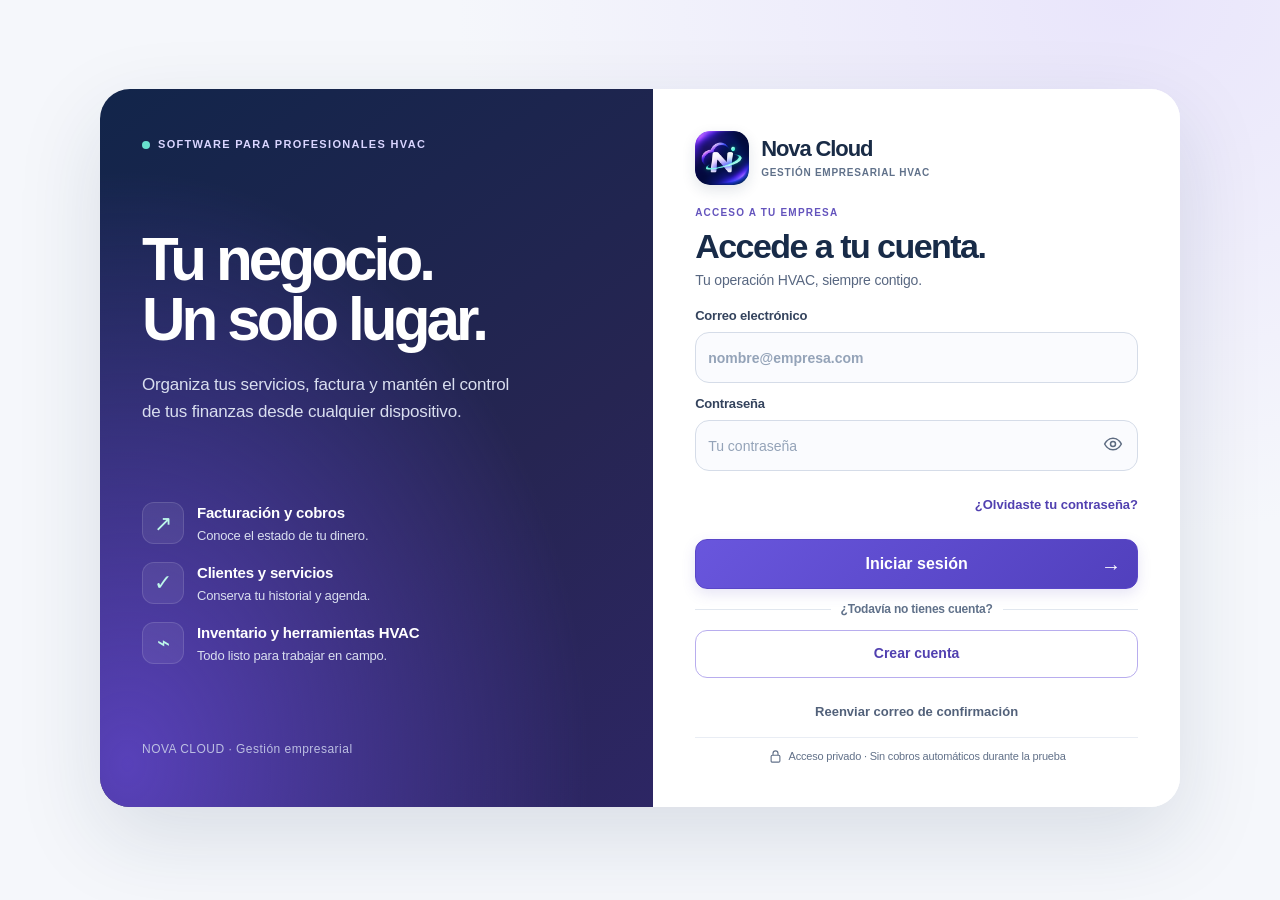
<file: index.html>
<!doctype html>
<html lang="es">
<head>
  <meta charset="utf-8" />
  <meta name="referrer" content="no-referrer" />
  <meta name="viewport" content="width=device-width,initial-scale=1,viewport-fit=cover" />
  <meta name="apple-mobile-web-app-capable" content="yes" />
  <meta name="apple-mobile-web-app-status-bar-style" content="default" />
  <meta name="apple-mobile-web-app-title" content="Nova Cloud" />
  <meta name="format-detection" content="telephone=yes" />
  <meta name="theme-color" content="#f4f6fb" />
  <title>Nova Cloud · Gestión HVAC</title>
  <link rel="manifest" href="manifest.webmanifest" />
  <link rel="apple-touch-icon" sizes="180x180" href="nova-icon-180.png" />
  <link rel="icon" type="image/png" sizes="192x192" href="nova-icon-192.png" />
  <link rel="stylesheet" href="mobile.css" />
  <link rel="stylesheet" href="mobile-field.css" />
  <link rel="stylesheet" href="nova.css" />
  <link rel="stylesheet" href="agenda.css" />
  <link rel="stylesheet" href="confirmations.css" />
  <link rel="stylesheet" href="cloud.css" />
  <link rel="stylesheet" href="alerts.css" />
  <link rel="stylesheet" href="finance.css" />
  <link rel="stylesheet" href="hvac.css" />

</head>
<body>
  <section id="mobileAuth" class="mobile-auth" data-stage="login">
    <div class="nova-access-shell">
    <aside class="nova-access-story" aria-label="Conoce Nova Cloud">
      <div class="nova-story-kicker"><span class="nova-story-dot"></span> SOFTWARE PARA PROFESIONALES HVAC</div>
      <div><h2>Tu negocio.<br>Un solo lugar.</h2><p>Organiza tus servicios, factura y mantén el control de tus finanzas desde cualquier dispositivo.</p></div>
      <div class="nova-story-features">
        <div><span aria-hidden="true">↗</span><div><strong>Facturación y cobros</strong><small>Conoce el estado de tu dinero.</small></div></div>
        <div><span aria-hidden="true">✓</span><div><strong>Clientes y servicios</strong><small>Conserva tu historial y agenda.</small></div></div>
        <div><span aria-hidden="true">⌁</span><div><strong>Inventario y herramientas HVAC</strong><small>Todo listo para trabajar en campo.</small></div></div>
      </div>
      <small class="nova-story-footer">NOVA CLOUD · Gestión empresarial</small>
    </aside>
    <div class="auth-panel">
      <div class="nova-access-brand"><img class="nova-official-logo nova-auth-logo" src="nova-icon-180.png" alt="" width="56" height="56" /><div><strong>Nova Cloud</strong><small>GESTIÓN EMPRESARIAL HVAC</small></div></div>
      <span class="nova-eyebrow" id="novaAuthSubtitle">ACCESO A TU EMPRESA</span>
      <h1 id="novaAuthTitle">Accede a tu cuenta.</h1>
      <div id="novaLoginPanel">
        <p class="nova-access-description">Tu operación HVAC, siempre contigo.</p>
        <form data-cloud-form data-cloud-login class="mobile-form nova-access-form">
          <label for="novaLoginEmail">Correo electrónico<input id="novaLoginEmail" name="email" type="email" autocomplete="username" inputmode="email" autocapitalize="none" spellcheck="false" placeholder="nombre@empresa.com" required></label>
          <div class="nova-password-field"><label for="novaLoginPassword">Contraseña</label><div class="nova-password-input"><input id="novaLoginPassword" name="password" type="password" autocomplete="current-password" minlength="8" placeholder="Tu contraseña" required><button id="novaShowPassword" type="button" aria-controls="novaLoginPassword" aria-pressed="false" aria-label="Mostrar contraseña"><svg viewBox="0 0 24 24" width="20" height="20" fill="none" stroke="currentColor" stroke-width="1.8" aria-hidden="true"><path d="M2 12s3.5-7 10-7 10 7 10 7-3.5 7-10 7S2 12 2 12Z"/><circle cx="12" cy="12" r="3"/></svg></button></div></div>
          <button id="novaForgotPassword" class="nova-access-link" type="button">¿Olvidaste tu contraseña?</button>
          <p class="nova-access-status" data-cloud-status role="status" aria-live="polite"></p>
          <button class="primary nova-access-submit" type="submit" data-mode="login">Iniciar sesión <span aria-hidden="true">→</span></button>
          <div class="nova-access-separator"><span>¿Todavía no tienes cuenta?</span></div>
          <button class="nova-access-create" type="submit" data-mode="signup">Crear cuenta</button>
          <button id="novaResendConfirmation" class="nova-access-link nova-access-resend" type="button">Reenviar correo de confirmación</button>
        </form>
        <div class="nova-access-footer"><svg width="15" height="15" viewBox="0 0 24 24" stroke="currentColor" fill="none" stroke-width="1.8" aria-hidden="true"><rect x="5" y="10" width="14" height="11" rx="2"/><path d="M8 10V7a4 4 0 1 1 8 0v3"/></svg><span>Acceso privado · Sin cobros automáticos durante la prueba</span></div>
      </div>
      <div id="novaPasswordReset" hidden><p>Establece una contraseña nueva para recuperar el acceso.</p><form id="novaResetForm" class="mobile-form"><label>Nueva contraseña<input id="novaNewPassword" type="password" minlength="8" autocomplete="new-password" required></label><label>Repetir contraseña<input id="novaRepeatPassword" type="password" minlength="8" autocomplete="new-password" required></label><button class="primary" type="submit">Actualizar contraseña</button></form><button id="novaCancelReset" class="nova-quiet" type="button">Volver al inicio</button></div>
      <div id="novaOnboarding" hidden><p>Personaliza tu empresa. La nube y WhatsApp se activarán automáticamente.</p><form id="mobileAuthForm" class="mobile-form"></form><button class="nova-quiet" type="button" data-cloud-exit>Cambiar cuenta</button></div>
      <div id="novaMigration" hidden><p id="novaMigrationText"></p><p data-cloud-status role="status"></p><button class="primary" id="novaMigrateLocal" type="button" hidden>Vincular mi empresa existente</button><button class="primary" id="novaMigrateRemote" type="button" hidden>Recuperar empresa en la nube</button><button id="novaRetryAccount" type="button">Reintentar conexión</button><button class="nova-quiet" type="button" data-cloud-exit>Cambiar cuenta</button></div>
      <small id="mobileAuthMsg" role="status" aria-live="polite">Cargando configuración…</small><button id="novaRetry" type="button" hidden>Reintentar carga</button>
    </div>
    </div>
  </section>

  <main id="mobileApp" class="mobile-app hidden">
    <header class="mobile-top"><div class="nova-brand"><img class="nova-official-logo nova-header-logo" src="nova-icon-180.png" alt="" width="48" height="48" /><div class="nova-brand-copy"><span class="nova-kicker">Nova Cloud · HVAC</span><h1 id="mobileBusiness">Mi negocio</h1><p>Tu operación en la calle</p></div></div><div class="nova-header-actions"><span id="mobileSync" class="sync-pill" aria-live="polite">Consultando nube</span><button type="button" class="nova-bell" data-tab="mAlerts" aria-label="Centro de notificaciones"><svg class="nova-icon" viewBox="0 0 24 24" stroke="currentColor" fill="none" stroke-width="1.8" stroke-linecap="round" stroke-linejoin="round" aria-hidden="true"><path d="M18 8a6 6 0 0 0-12 0c0 7-3 7-3 9h18c0-2-3-2-3-9M10 21h4"/></svg><span id="novaAlertCount" hidden>0</span></button><button id="mobileLogout" type="button" aria-label="Configuración"><svg class="nova-icon" viewBox="0 0 24 24" fill="none" stroke="currentColor" stroke-width="1.8" stroke-linecap="round" stroke-linejoin="round" aria-hidden="true"><circle cx="12" cy="12" r="3"/><path d="M10 3h4l1 3 3 1 3 3v4l-3 1-1 3-3 3h-4l-1-3-3-1-3-3v-4l3-1 1-3z"/></svg></button></div></header>

    <section id="mDashboard" class="mobile-view active">
      <div class="nova-intro"><div><span class="nova-eyebrow">PANEL DE CONTROL</span><h2>Tu negocio HVAC<span class="nova-accent">.</span><br>En tus manos.</h2></div><span class="nova-date" id="novaDate">Hoy</span></div>
      <div class="mobile-hero nova-balance"><div class="nova-balance-top"><span>COBRADO ESTE MES</span><span class="nova-hero-icon"><svg class="nova-icon" viewBox="0 0 24 24" fill="none" stroke="currentColor" stroke-width="1.8" stroke-linecap="round" stroke-linejoin="round" aria-hidden="true"><path d="M4 17l6-6 4 4 6-8m-6 0h6v6"/></svg></span></div><h2 id="mMonthNet">$0.00</h2><p id="mMonthLabel">Ingresos registrados</p><div class="nova-hero-bottom"><span>Tu operación al día</span><button type="button" data-tab="mReceivable">Ver cobros <svg class="nova-icon" viewBox="0 0 24 24" fill="none" stroke="currentColor" stroke-width="1.8" stroke-linecap="round" stroke-linejoin="round" aria-hidden="true"><path d="M5 12h14m-5-5 5 5-5 5"/></svg></button></div></div>
      <div id="mBillingKpis" class="metric-grid nova-metrics"></div><button type="button" data-tab="mFinance" class="fin-dashboard-link">↗ Finanzas · Ver flujo de caja</button><div class="nova-alert-preview"><small>ASISTENTE OPERATIVO</small><h3 id="novaAlertSummary">Todo al día</h3><p id="novaAlertPreview">Consultando tus registros…</p><button type="button" data-tab="mAlerts">Ver notificaciones</button></div>
      <div class="nova-section-title"><h3>Accesos rápidos</h3><span>Organiza tu día</span></div>
      <div class="quick-grid nova-tiles"><button data-tab="mInvoice" class="nova-tile tile-invoice" type="button"><span class="nova-tile-top"><span class="nova-tile-icon"><svg class="nova-icon" viewBox="0 0 24 24" fill="none" stroke="currentColor" stroke-width="1.8" stroke-linecap="round" stroke-linejoin="round" aria-hidden="true"><path d="M6 3h9l4 4v14H6zM14 3v5h5M9 12h7M9 16h5"/></svg></span><span class="nova-tile-arrow"><svg class="nova-icon" viewBox="0 0 24 24" fill="none" stroke="currentColor" stroke-width="1.8" stroke-linecap="round" stroke-linejoin="round" aria-hidden="true"><path d="M5 12h14m-5-5 5 5-5 5"/></svg></span></span><span class="nova-tile-title">Nueva factura</span><small>Facturar en segundos</small></button><button data-tab="mServices" class="nova-tile tile-work" type="button"><span class="nova-tile-top"><span class="nova-tile-icon"><svg class="nova-icon" viewBox="0 0 24 24" fill="none" stroke="currentColor" stroke-width="1.8" stroke-linecap="round" stroke-linejoin="round" aria-hidden="true"><rect x="3" y="7" width="18" height="14" rx="3"/><path d="M9 7V4h6v3M3 13h18M10 13v2h4v-2"/></svg></span><span class="nova-tile-arrow"><svg class="nova-icon" viewBox="0 0 24 24" fill="none" stroke="currentColor" stroke-width="1.8" stroke-linecap="round" stroke-linejoin="round" aria-hidden="true"><path d="M5 12h14m-5-5 5 5-5 5"/></svg></span></span><span class="nova-tile-title">Trabajos</span><small>Gestionar servicios</small></button><button data-tab="mClients" class="nova-tile tile-client" type="button"><span class="nova-tile-top"><span class="nova-tile-icon"><svg class="nova-icon" viewBox="0 0 24 24" fill="none" stroke="currentColor" stroke-width="1.8" stroke-linecap="round" stroke-linejoin="round" aria-hidden="true"><circle cx="10" cy="8" r="3"/><path d="M3 21v-2a7 7 0 0 1 14 0v2M17 5a3 3 0 0 1 0 6M21 21v-2a6 6 0 0 0-3-5"/></svg></span><span class="nova-tile-arrow"><svg class="nova-icon" viewBox="0 0 24 24" fill="none" stroke="currentColor" stroke-width="1.8" stroke-linecap="round" stroke-linejoin="round" aria-hidden="true"><path d="M5 12h14m-5-5 5 5-5 5"/></svg></span></span><span class="nova-tile-title">Clientes</span><small>Contactos e historial</small></button><button data-tab="mFollowups" class="nova-tile tile-clock" type="button"><span class="nova-tile-top"><span class="nova-tile-icon"><svg class="nova-icon" viewBox="0 0 24 24" fill="none" stroke="currentColor" stroke-width="1.8" stroke-linecap="round" stroke-linejoin="round" aria-hidden="true"><circle cx="12" cy="12" r="9"/><path d="M12 7v5l3 2"/></svg></span><span class="nova-tile-arrow"><svg class="nova-icon" viewBox="0 0 24 24" fill="none" stroke="currentColor" stroke-width="1.8" stroke-linecap="round" stroke-linejoin="round" aria-hidden="true"><path d="M5 12h14m-5-5 5 5-5 5"/></svg></span></span><span class="nova-tile-title">Seguimientos</span><small>No dejes nada pendiente</small></button><button data-tab="mReceivable" class="nova-tile tile-wallet" type="button"><span class="nova-tile-top"><span class="nova-tile-icon"><svg class="nova-icon" viewBox="0 0 24 24" fill="none" stroke="currentColor" stroke-width="1.8" stroke-linecap="round" stroke-linejoin="round" aria-hidden="true"><rect x="3" y="5" width="18" height="15" rx="3"/><path d="M3 9h18M15 13h6M15 16h2"/></svg></span><span class="nova-tile-arrow"><svg class="nova-icon" viewBox="0 0 24 24" fill="none" stroke="currentColor" stroke-width="1.8" stroke-linecap="round" stroke-linejoin="round" aria-hidden="true"><path d="M5 12h14m-5-5 5 5-5 5"/></svg></span></span><span class="nova-tile-title">Cobros</span><small>Control de balances</small></button><button data-tab="mAgenda" class="nova-tile tile-calendar" type="button"><span class="nova-tile-top"><span class="nova-tile-icon"><svg class="nova-icon" viewBox="0 0 24 24" fill="none" stroke="currentColor" stroke-width="1.8" stroke-linecap="round" stroke-linejoin="round" aria-hidden="true"><rect x="3" y="5" width="18" height="16" rx="3"/><path d="M7 3v4M17 3v4M3 10h18M8 15h2m4 0h2"/></svg></span><span class="nova-tile-arrow"><svg class="nova-icon" viewBox="0 0 24 24" fill="none" stroke="currentColor" stroke-width="1.8" stroke-linecap="round" stroke-linejoin="round" aria-hidden="true"><path d="M5 12h14m-5-5 5 5-5 5"/></svg></span></span><span class="nova-tile-title">Agenda</span><small>Planifica tus visitas</small></button></div>
      <div class="mobile-card slim-card">
        <div class="section-row"><h3>Tipos de factura</h3><span class="muted">mes actual</span></div>
        <div id="mTypeKpis" class="type-kpis"></div>
      </div>
      <div class="mobile-card">
        <div class="section-row"><h3>Seguimientos críticos</h3><button data-tab="mFollowups" type="button">Ver</button></div>
        <div id="mCriticalFollowups" class="mobile-list"></div>
      </div>
    </section>

    <section id="mServices" class="mobile-view"><div class="field-heading"><span>OPERACIONES</span><h2>Trabajos<span class="nova-accent">.</span></h2><p>Organiza tus servicios y visitas.</p></div><div class="mobile-card"><div class="section-row"><h3>Mis trabajos</h3><span class="muted">Pendientes y próximos</span></div><input id="mServiceSearch" class="search" type="search" placeholder="Buscar cliente o trabajo" aria-label="Buscar trabajos" /><details class="mobile-card"><summary>Nuevo trabajo</summary><form id="localServiceForm" class="mobile-form"><label>Cliente<select id="localServiceClient" required></select></label><label>Trabajo<input id="localServiceTitle" required></label><label>Fecha<input id="localServiceDate" type="date" required></label><label>Hora<input id="localServiceTime" type="time"></label><label>Notas<textarea id="localServiceNote"></textarea></label><button class="primary" type="submit">Guardar trabajo</button></form></details><div id="mServiceList" class="mobile-list"></div></div></section>
    <section id="mMore" class="mobile-view"><div class="field-heading"><span>CENTRO DE OPERACIONES HVAC</span><h2>Herramientas de trabajo.</h2><p>Gestión empresarial y diagnóstico técnico.</p></div><div class="tool-grid">
<button data-tab="mFinance" data-icon="wallet" type="button"><svg class="app-icon" viewBox="0 0 24 24" stroke="currentColor" fill="none" stroke-width="1.8"><path d="M3 20h18M5 16v-5M10 16V7M15 16v-3M20 16V4"/></svg><b>Finanzas</b><small>Gastos, compras y rentabilidad</small></button>
<button data-tab="mAlerts" data-icon="bell" type="button"><svg class="app-icon" viewBox="0 0 24 24" fill="none" stroke="currentColor" stroke-width="1.8" aria-hidden="true"><path d="M18 8a6 6 0 0 0-12 0c0 7-3 7-3 9h18c0-2-3-2-3-9M10 21h4"/></svg><b>Notificaciones</b><small>Citas, cobros y clientes</small></button>
<button data-tab="mAgenda" data-icon="calendar" type="button"><svg class="app-icon" viewBox="0 0 24 24" fill="none" stroke="currentColor" stroke-width="1.8" stroke-linecap="round" stroke-linejoin="round" aria-hidden="true"><path d="M4 5h16v16H4z M8 2v6 M16 2v6 M4 10h16"/></svg><b>Agenda de trabajo</b><small>Hoy, próximos y pendientes</small></button>
<button data-tab="mReceivable" data-icon="wallet" type="button"><svg class="app-icon" viewBox="0 0 24 24" fill="none" stroke="currentColor" stroke-width="1.8" stroke-linecap="round" stroke-linejoin="round" aria-hidden="true"><path d="M3 5h17v16H3z M3 5V3h14 M16 11h6v5h-6z"/></svg><b>Cuentas por cobrar</b><small>Balances y documentos</small></button>
<button data-tab="mFollowups" data-icon="clock" type="button"><svg class="app-icon" viewBox="0 0 24 24" fill="none" stroke="currentColor" stroke-width="1.8" stroke-linecap="round" stroke-linejoin="round" aria-hidden="true"><path d="M12 8v5l3 2 M22 12a10 10 0 1 1-20 0 10 10 0 0 1 20 0"/></svg><b>Seguimientos</b><small>Recordatorios y clientes</small></button>
<button data-tab="mHistory" data-icon="history" type="button"><svg class="app-icon" viewBox="0 0 24 24" fill="none" stroke="currentColor" stroke-width="1.8" stroke-linecap="round" stroke-linejoin="round" aria-hidden="true"><path d="M3 4v6h6 M3 10a9 9 0 1 1 1 8 M12 7v5l4 2"/></svg><b>Historial</b><small>Consulta tu operación</small></button>
<button data-tab="mHvac" data-icon="diagnostic" type="button"><svg class="app-icon" viewBox="0 0 24 24" fill="none" stroke="currentColor" stroke-width="2" stroke-linecap="round" stroke-linejoin="round" aria-hidden="true"><circle cx="10.5" cy="10.5" r="6.5"/><path d="m16 16 5 5M7 11h2l1.5-3 2 5 1.5-2h1"/></svg><b>Códigos HVAC</b><small>Diagnóstico por marca y código</small></button>
<button data-tab="mSync" data-icon="sync" type="button"><svg class="app-icon" viewBox="0 0 24 24" fill="none" stroke="currentColor" stroke-width="1.8" stroke-linecap="round" stroke-linejoin="round" aria-hidden="true"><path d="M3 10a9 9 0 0 1 16-5l2 3 M21 2v6h-6 M21 14a9 9 0 0 1-16 5l-2-3 M3 22v-6h6"/></svg><b>Configuración</b><small>Empresa y respaldo</small></button></div></section>
    <section id="mFinance" class="mobile-view"><div class="field-heading"><span>CONTROL FINANCIERO</span><h2>Finanzas<span class="nova-accent">.</span></h2><p>Tu dinero, tus costos y tus decisiones.</p></div>
<div class="fin-tabs"><button type="button" data-fin-page="overview" class="active">Resumen</button><button type="button" data-fin-page="expenses">Gastos</button><button type="button" data-fin-page="purchases">Compras</button><button type="button" data-fin-page="inventory">Inventario</button><button type="button" data-fin-page="margin">Rentabilidad</button></div>
<div data-fin-section="overview"><div class="fin-period"><button data-fin-period="week" type="button">Semana</button><button data-fin-period="month" class="active" type="button">Mes</button><button data-fin-period="year" type="button">Año</button></div><div class="fin-hero"><small>EXCEDENTE OPERATIVO ESTIMADO</small><strong id="finProfit">$0.00</strong><span id="finRange"></span></div><div id="finMetrics" class="fin-grid"></div><p id="finWarning" class="fin-help"></p><div class="mobile-card"><h3>Entradas y salidas reales</h3><div id="finChart"></div><button id="finReport" type="button">Descargar informe PDF</button></div><h3>Movimientos del periodo</h3><div id="finCashList" class="mobile-list"></div></div>
<div data-fin-section="expenses" hidden><details class="mobile-card fin-form"><summary>＋ Registrar gasto</summary><form id="finExpenseForm" class="mobile-form"><label>Descripción<input id="finExpenseDescription" maxlength="150" required></label><label>Categoría<select id="finExpenseCategory" ><option>Materiales</option><option>Combustible</option><option>Herramientas</option><option>Vehículo</option><option>Servicios</option><option>Nómina</option><option>Otros</option></select></label><label>Monto pagado<input id="finExpenseAmount" type="number" inputmode="decimal" min=".01" max="10000000" step=".01"  required></label><label>Fecha<input id="finExpenseDate" type="date" required></label><label>Método de pago<select id="finExpenseMethod" ><option>ATH Móvil</option><option>Tarjeta</option><option>Efectivo</option><option>Cheque</option><option>Transferencia</option><option>Otro</option></select></label><label>Vincular a factura (opcional)<select id="finExpenseInvoice" ></select></label><label>Foto del recibo<input id="finReceipt" type="file" accept="image/jpeg,image/png,image/webp" capture="environment"></label><small id="finReceiptStatus"></small><button class="primary" type="submit">Guardar gasto</button></form></details><p class="fin-help">Registra aquí desembolsos que no estén registrados en Compras.</p><div id="finExpenseList" class="mobile-list"></div></div>
<div data-fin-section="purchases" hidden><details class="mobile-card fin-form"><summary>＋ Añadir suplidor</summary><form id="finSupplierForm" class="mobile-form"><label>Nombre<input id="finSupplierName" required maxlength="100"></label><label>Teléfono<input id="finSupplierPhone" type="tel"></label><label>Correo<input id="finSupplierEmail" type="email"></label><button class="primary" type="submit">Guardar suplidor</button></form></details><div id="finSupplierList" class="mobile-list"></div><details class="mobile-card fin-form"><summary>＋ Registrar compra</summary><form id="finPurchaseForm" class="mobile-form"><label>Suplidor<select id="finPurchaseSupplier" required></select></label><label>Descripción o referencia<input id="finPurchaseDescription" required maxlength="150"></label><label>Fecha<input id="finPurchaseDate" type="date" required></label><label>Subtotal sin IVU<input id="finPurchaseAmount" type="number" inputmode="decimal" min=".01" max="10000000" step=".01"  required></label><label>IVU pagado o facturado<input id="finPurchaseTax" type="number" inputmode="decimal" min="0" max="10000000" step=".01" value="0" required></label><label>Producto (opcional)<select id="finPurchaseProduct" ></select></label><div id="finPurchaseQtyWrap" hidden><label>Cantidad recibida<input id="finPurchaseQty" type="number" inputmode="decimal" min=".001" max="1000000" step=".001" value="1" required></label></div><label>Factura asociada (solo compra directa)<select id="finPurchaseInvoice" ></select></label><label><input type="checkbox" id="finPurchasePaid"> Pagada al momento</label><label>Método de pago<select id="finPurchaseMethod" ><option>ATH Móvil</option><option>Tarjeta</option><option>Efectivo</option><option>Cheque</option><option>Transferencia</option><option>Otro</option></select></label><button class="primary" type="submit">Guardar compra</button></form></details><div id="finPurchaseList" class="mobile-list"></div></div>
<div data-fin-section="inventory" hidden><details class="mobile-card fin-form"><summary>＋ Añadir producto</summary><form id="finStockForm" class="mobile-form"><label>Producto<input id="finStockName" required maxlength="100"></label><label>SKU / código<input id="finStockSku" maxlength="50"></label><label>Existencia inicial<input id="finStockQty" type="number" inputmode="decimal" min="0" max="1000000" step=".001" value="0" required></label><label>Costo unitario inicial<input id="finStockCost" type="number" inputmode="decimal" min="0" max="10000000" step=".01" value="0" required></label><label>Precio de venta<input id="finStockPrice" type="number" inputmode="decimal" min="0" max="10000000" step=".01" value="0" required></label><button class="primary" type="submit">Guardar producto</button></form></details><div id="finStockList" class="mobile-list"></div><details class="mobile-card fin-form"><summary>Registrar consumo para una factura</summary><form id="finUsageForm" class="mobile-form"><label>Producto<select id="finUsageProduct" required></select></label><label>Factura<select id="finUsageInvoice" required></select></label><label>Cantidad utilizada<input id="finUsageQty" type="number" inputmode="decimal" min=".001" max="1000000" step=".001" value="1" required></label><label>Fecha<input id="finUsageDate" type="date" required></label><button class="primary" type="submit">Registrar salida</button></form></details><p class="fin-help">Las compras con producto aumentan la existencia. Las salidas registradas disminuyen el inventario y asignan su costo promedio a la factura. No se descuenta inventario automáticamente al facturar.</p></div>
<div data-fin-section="margin" hidden><h3>Margen por factura del periodo</h3><p class="fin-help">Ingreso facturado sin IVU menos gastos, compras directas y consumo de inventario vinculados. No incluye costos no registrados ni gastos generales sin asignar. Si no registras costos, el margen queda sin calcular.</p><div id="finMarginList" class="mobile-list"></div></div>
<dialog id="finPayDialog" class="agenda-editor"><div class="section-row"><h3>Pagar compra</h3><button id="finPayClose" type="button">Cerrar</button></div><form id="finPayForm" class="mobile-form"><input id="finPayId" type="hidden"><label>Pago<input id="finPayAmount" type="number" inputmode="decimal" min=".01" max="10000000" step=".01"  required></label><label>Fecha<input id="finPayDate" type="date" required></label><label>Método de pago<select id="finPayMethod" ><option>ATH Móvil</option><option>Tarjeta</option><option>Efectivo</option><option>Cheque</option><option>Transferencia</option><option>Otro</option></select></label><button class="primary" type="submit">Guardar pago</button></form></dialog><dialog id="finReceiptDialog" class="agenda-editor"><button id="finReceiptClose" type="button">Cerrar</button><img id="finReceiptImage" alt="Recibo del gasto" style="max-width:100%;height:auto"></dialog></section>
    <section id="mAlerts" class="mobile-view"><div class="field-heading"><span>ASISTENTE OPERATIVO</span><h2>Notificaciones<span class="nova-accent">.</span></h2><p>Citas de hoy y mañana, facturas vencidas, seguimientos de 7 días y mantenimientos de 14 días y clientes sin servicio registrado durante 180 días.</p></div><div class="section-row"><h3>Requiere atención</h3><button id="novaAlertRefresh" type="button">Actualizar</button></div><div class="nova-alert-filter" role="group" aria-label="Filtrar avisos"><button data-alert-filter="all" type="button" class="active">Todos</button><button data-alert-filter="agenda" type="button">Agenda</button><button data-alert-filter="cobros" type="button">Cobros</button><button data-alert-filter="seguimientos" type="button">Seguimientos</button><button data-alert-filter="clientes" type="button">Clientes</button></div><div id="novaAlertsList" class="mobile-list"></div><small>Los avisos se calculan al abrir la aplicación. Para contactar clientes, revisa y envía cada mensaje desde WhatsApp.</small></section>
    <section id="mAgenda" class="mobile-view"><div class="field-heading"><span>PLANIFICACIÓN</span><h2>Mi agenda<span class="nova-accent">.</span></h2><p>Organiza citas, instalaciones y visitas desde aquí.</p></div>
<div class="agenda-hero"><div><small>AGENDA DE HOY</small><strong id="agendaTodayCount">0 citas</strong><span id="agendaTodayDate"></span></div><button id="agendaNew" type="button">+ Nueva cita</button></div>
<div class="mobile-card agenda-calendar"><div class="agenda-month-nav"><button id="agendaPrev" type="button" aria-label="Mes anterior">‹</button><h3 id="agendaMonth"></h3><button id="agendaNext" type="button" aria-label="Mes siguiente">›</button></div><div class="agenda-weekdays" aria-hidden="true"><span>L</span><span>M</span><span>M</span><span>J</span><span>V</span><span>S</span><span>D</span></div><div id="agendaDays" class="agenda-days" aria-label="Días del mes"></div><div class="agenda-legend"><span>● Con citas</span><button id="agendaToday" type="button">Ir a hoy</button></div></div>
<div class="segmented agenda-filters" role="group" aria-label="Periodo de agenda"><button data-agenda-mode="day" class="active" type="button">Día</button><button data-agenda-mode="next" type="button">7 días</button><button data-agenda-mode="overdue" type="button">Atrasadas</button><button data-agenda-mode="all" type="button">Todas</button></div>
<div class="section-row"><h3 id="agendaListTitle">Citas</h3><span id="agendaListCount" class="muted"></span></div><input id="agendaSearch" class="search" type="search" placeholder="Buscar cliente o servicio" aria-label="Buscar citas"><div id="mAgendaList" class="mobile-list"></div>
<dialog id="agendaEditor" class="agenda-editor"><form id="agendaForm" class="mobile-form"><div class="section-row"><h3 id="agendaEditorTitle">Nueva cita</h3><button id="agendaClose" type="button" aria-label="Cerrar">✕</button></div><label>Cliente<select id="agendaClient" required></select></label><button id="agendaNewClient" type="button">+ Crear cliente</button><label>Servicio / asunto<input id="agendaTitle" required maxlength="160" placeholder="Ej. Instalación de equipo"></label><div class="two-col"><label>Fecha<input id="agendaDate" type="date" required></label><label>Hora<input id="agendaTime" type="time" required></label></div><label>Duración estimada<select id="agendaDuration"><option value="30">30 minutos</option><option value="60">1 hora</option><option value="90">1 hora y media</option><option value="120">2 horas</option><option value="180">3 horas</option><option value="240">4 horas</option><option value="480">8 horas</option></select></label><label>Dirección de la visita<input id="agendaAddress" placeholder="Dirección del cliente"></label><label>Notas<textarea id="agendaNote" rows="3"></textarea></label><p id="agendaError" role="alert"></p><button id="agendaSave" class="primary" type="submit">Guardar cita</button></form></dialog><dialog id="confirmShareDialog" class="agenda-editor"><div class="section-row"><h3>Enviar cita</h3><button id="confirmShareClose" type="button" aria-label="Cerrar">✕</button></div><p id="confirmShareStatus" role="status"></p><label for="confirmMessage">Mensaje preparado</label><textarea id="confirmMessage" rows="9" readonly></textarea><a id="confirmWhatsApp" class="confirm-whatsapp" target="_blank" rel="noopener noreferrer" hidden>Abrir WhatsApp</a><button id="confirmShareRetry" type="button">Generar enlace / reintentar</button></dialog></section>
    <section id="mReceivable" class="mobile-view"><div class="field-heading"><span>COBROS</span><h2>Cuentas por cobrar</h2><p id="mReceivableTotal"></p></div><input id="mReceivableSearch" class="search" type="search" placeholder="Buscar cliente o factura" aria-label="Buscar balances"><div id="mReceivableList" class="mobile-list"></div></section>
    <section id="mHvac" class="mobile-view"><div class="field-heading"><span>HVAC / DIAGNÓSTICO TÉCNICO</span><h2>Códigos de avería.</h2><p>Consulta referencias de equipos de refrigeración y aire acondicionado, incluso sin internet.</p></div><div class="hvac-search mobile-card"><label for="hvacQuery">Código o síntoma</label><input id="hvacQuery" type="search" placeholder="Ej. E1, PC04, CH05, sensor…" autocomplete="off" autocapitalize="characters"><label>Fabricante<select id="hvacBrand"><option value="">Todas las marcas</option></select></label><label>Sistema afectado<select id="hvacCategory"><option value="">Todas las categorías</option></select></label><button id="hvacClear" type="button">Limpiar búsqueda</button></div><div class="hvac-disclaimer"><b>Referencia técnica, no diagnóstico definitivo.</b> Un código puede variar entre series y modelos de una misma marca. Confirma la placa y el manual exactos. Aísla la energía y respeta la descarga de capacitores. No anules protecciones.</div><p id="hvacCount" role="status" aria-live="polite"></p><div id="hvacResults" class="mobile-list"></div><button id="hvacMore" type="button" hidden>Ver más códigos</button></section>
    <section id="mInvoices" class="mobile-view"><div class="field-heading"><span>FACTURACIÓN</span><h2>Facturas</h2><p>Busca una factura para verla, editarla o compartirla.</p></div><div class="section-row"><span id="mInvoicesCount" class="muted"></span><button data-tab="mInvoice" type="button">Nueva factura</button></div><input id="mInvoicesSearch" class="search" type="search" placeholder="Buscar cliente, número o servicio" aria-label="Buscar facturas"><label>Estado<select id="mInvoicesStatus"><option value="all">Todas las facturas</option><option>Pendiente</option><option>Parcial</option><option>Vencida</option><option>Pagada</option><option>Borrador</option><option>Cancelada</option></select></label><div id="mAllInvoiceList" class="mobile-list"></div><button id="mLoadMoreInvoices" type="button" hidden>Ver más facturas</button></section>
    <section id="mInvoice" class="mobile-view">
      <div class="field-heading"><span>FACTURACIÓN / NUEVO DOCUMENTO</span></div><div class="section-row"><h2 id="mInvoiceEditorTitle">Nueva factura</h2><button id="mCancelInvoiceEdit" type="button" hidden>Cancelar edición</button></div>
      <div class="step-bar">
        <span class="active">1 Información</span><span>2 Líneas</span><span>3 Resumen</span><span>4 Guardar</span>
      </div>

      <form id="mInvoiceForm" class="mobile-form invoice-pro-form">
        <div class="mobile-card">
          <div class="section-row"><h3>Información general</h3><span class="muted"></span></div>
          <div class="two-col">
            <div class="client-picker" data-picker="mInvClient"><div class="picker-label"><label for="mInvClientSearch">Cliente *</label><button type="button" data-add-client="mInvClient">Nuevo cliente</button></div><input id="mInvClientSearch" type="search" placeholder="Escribe nombre, teléfono o email" autocomplete="off" role="combobox" aria-autocomplete="list" aria-expanded="false" aria-controls="mInvClientResults" required><select id="mInvClient" hidden tabindex="-1" aria-hidden="true"></select><div id="mInvClientResults" class="client-results" role="listbox" hidden></div><small id="mInvClientSelected" class="picker-selected">Busca y selecciona un cliente existente.</small></div>
            <label>Número de documento<input id="mInvNumber" placeholder="Se generará automáticamente" /></label>
          </div>
          <div class="two-col">
            <label>Tipo de factura *<select id="mInvType"><option>Servicio</option><option>Mantenimiento</option><option>Instalación</option><option>Diagnóstico</option><option>Cotización</option><option>Reparación</option><option>Otro</option></select></label>
            <label>Método de pago<select id="mInvPaymentMethod"><option value="">Seleccionar método</option><option>ATH Móvil</option><option>Tarjeta</option><option>Efectivo</option><option>Cheque</option><option>Transferencia</option><option>Stripe</option><option>PayPal</option></select></label>
          </div>
          <div class="two-col">
            <label>Fecha *<input id="mInvDate" type="date" required /></label>
            <label>Vence *<input id="mInvDue" type="date" required /></label>
          </div>
          <label>Estado *</label>
          <div class="status-toggle" role="group" aria-label="Estado de la factura">
            <button id="mStatusPending" class="active" data-invoice-status="Pendiente" type="button">Pendiente</button>
            <button id="mStatusPaid" data-invoice-status="Pagada" type="button">Pagada</button>
          </div>
          <input id="mInvStatus" type="hidden" value="Pendiente" />
          <label>Notas<textarea id="mInvNotes" rows="3" maxlength="300" placeholder="Notas internas o para el cliente"></textarea></label>
        </div>

        <div class="mobile-card">
          <div class="section-row"><h3>Líneas de factura</h3><button id="mAddLineTop" type="button">+ Línea</button></div>
          <div id="mInvoiceLines" class="invoice-lines"></div>
          <div class="two-col"><button id="mAddLine" class="ghost-btn" type="button">+ Añadir servicio</button><button id="mAddDiscount" class="ghost-btn" type="button">− Añadir descuento</button></div>
        </div>

        <div class="mobile-card summary-card">
          <div>
            <h3>Resumen</h3>
            <div class="summary-row"><span>Subtotal</span><b id="mInvSubtotal">$0.00</b></div>
            <div class="summary-row"><span>Descuento</span><b id="mInvDiscountTotal">$0.00</b></div>
            <div class="summary-row"><span>IVU</span><b id="mInvTax">$0.00</b></div>
            <div class="summary-row total"><span>Total</span><b id="mInvTotal">$0.00</b></div>
          </div>
          <div class="summary-side">
            <span>Estado del pago</span>
            <strong id="mInvStatusText">Pendiente</strong>
            <small id="mInvBalanceText">Balance: $0.00</small>
          </div>
        </div>

        <div class="action-strip">
          <button id="mSaveDraft" type="button">Guardar borrador</button>
          <button id="mPreviewInvoice" type="button">Vista previa</button>
          <button id="mViewLastDoc" type="button">Ver documento</button>
        </div>
        <button id="mSaveInvoice" class="primary big-save" type="submit">Guardar factura</button>
      </form>

      <div class="mobile-card">
        <div class="section-row"><h3>Facturas recientes</h3><button data-tab="mInvoices" type="button">Ver todas</button><button id="mRefreshInvoices" type="button">Actualizar</button></div>
        <div id="mInvoiceList" class="mobile-list"></div>
      </div>
    </section>

    <section id="mFollowups" class="mobile-view"><div class="field-heading"><span>CONTINUIDAD</span><h2>Seguimientos<span class="nova-accent">.</span></h2><p>Mantenimientos automáticos cada seis meses. Prepara el recordatorio de WhatsApp y marca realizado solo cuando se complete el servicio.</p></div>
      <details class="mobile-card follow-create"><summary>Nuevo seguimiento <span>Programar recordatorio</span></summary>
        <form id="mFollowupForm" class="mobile-form compact">
          <div class="client-picker" data-picker="mFollowClient"><div class="picker-label"><label for="mFollowClientSearch">Cliente *</label><button type="button" data-add-client="mFollowClient">Nuevo cliente</button></div><input id="mFollowClientSearch" type="search" placeholder="Escribe el nombre del cliente" autocomplete="off" role="combobox" aria-autocomplete="list" aria-expanded="false" aria-controls="mFollowClientResults" required><select id="mFollowClient" hidden tabindex="-1" aria-hidden="true"></select><div id="mFollowClientResults" class="client-results" role="listbox" hidden></div><small id="mFollowClientSelected" class="picker-selected">Busca por nombre o teléfono.</small></div>
          <label>Tipo<select id="mFollowType"><option>Mantenimiento</option><option>Cotización</option><option>Instalación</option><option>Servicio</option><option>Garantía</option><option>Otro</option></select></label>
          <label>Asunto<input id="mFollowTitle" placeholder="Mantenimiento preventivo 6 meses" required /></label>
          <div class="two-col">
            <label>Fecha<input id="mFollowDue" type="date" required /></label>
            <label>Meses<input id="mFollowInterval" type="number" min="1" value="6" /></label>
          </div>
          <label>Prioridad<select id="mFollowPriority"><option>Normal</option><option>Alta</option><option>Urgente</option></select></label>
          <button class="primary" type="submit">Guardar seguimiento</button>
        </form>
      </details>
      <input id="mFollowSearch" class="search" type="search" placeholder="Buscar cliente o seguimiento" aria-label="Buscar seguimientos">
      <div class="filter-bar">
        <button data-follow-filter="all" class="active" type="button">Todos</button>
        <button data-follow-filter="due" type="button">Vencidos</button>
        <button data-follow-filter="next" type="button">Próximos</button>
        <button data-follow-filter="maint" type="button">Mantenimientos</button>
      </div>
      <div id="mFollowupList" class="mobile-list"></div>
    </section>

    <section id="mClients" class="mobile-view"><div class="field-heading"><span>RELACIONES</span><h2>Clientes<span class="nova-accent">.</span></h2><p>Tu cartera, siempre a mano.</p></div>
      <details id="mNewClientPanel" class="mobile-card client-create"><summary>Nuevo cliente <span>Crear contacto</span></summary>
        <form id="mClientForm" class="mobile-form compact client-mobile-form">
          <label>Nombre del cliente *<input id="mClientName" autocomplete="name" placeholder="Nombre o compañía" required /></label>
          <div class="two-col">
            <label>Teléfono / WhatsApp<input id="mClientPhone" inputmode="tel" autocomplete="tel" placeholder="787-000-0000" /></label>
            <label>Email<input id="mClientEmail" type="email" autocomplete="email" placeholder="cliente@email.com" /></label>
          </div>
          <div class="two-col">
            <label>Pueblo<input id="mClientCity" autocomplete="address-level2" placeholder="San Juan" /></label>
            <label>Etiqueta<select id="mClientTag"><option value="">Sin etiqueta</option><option>VIP</option><option>Corporativo</option><option>Residencial</option><option>Garantía</option><option>Moroso</option><option>Mantenimiento</option></select></label>
          </div>
          <label>Dirección<textarea id="mClientAddress" rows="2" autocomplete="street-address" placeholder="Dirección física del servicio"></textarea></label>
          <label>Notas<textarea id="mClientNotes" rows="2" placeholder="Notas administrativas, equipos, acceso, contacto alterno…"></textarea></label>
          <div class="action-strip client-actions">
            <button id="mClearClient" type="button">Limpiar</button>
            <button class="primary" type="submit">Guardar cliente</button>
          </div>
        </form>
      </details>

      <div class="mobile-card">
        <div class="section-row"><h3>Clientes</h3><span id="mClientCount" class="muted"></span></div>
        <input id="mClientSearch" class="search" type="search" placeholder="Buscar cliente, teléfono o email" />
        <div id="mClientList" class="mobile-list"></div>
      </div>
    </section>

    <section id="mHistory" class="mobile-view"><div class="field-heading"><span>ACTIVIDAD</span><h2>Historial<span class="nova-accent">.</span></h2><p>Todos tus movimientos en un lugar.</p></div>
      <div class="mobile-card">
        <div class="section-row"><h3>Historial local</h3><span class="muted">cliente + factura + seguimiento</span></div>
        <input id="mHistorySearch" class="search" type="search" placeholder="Buscar por cliente o número" />
        <div id="mHistoryList" class="timeline"></div>
      </div>
    </section>

    <section id="mSync" class="mobile-view"><div class="field-heading"><span>TU ESPACIO</span><h2>Configuración<span class="nova-accent">.</span></h2><p>Personaliza tu empresa y protege tus datos.</p></div>
      <div class="mobile-card">
        <h3>Configuración y respaldo</h3>
        <p>Base de datos independiente. Exporta respaldos regularmente; borrar datos del navegador puede eliminar tus registros.</p>
        <form id="localSettingsForm" class="mobile-form"></form><div id="novaBillingCard" class="mobile-card nova-billing-card" data-state="pending"><span class="nova-billing-kicker">NOVA CLOUD · MI PLAN</span><h3 id="novaBillingTitle">Consultando tu plan…</h3><p id="novaBillingDetail" aria-live="polite">Estamos verificando el estado de tu cuenta.</p><p class="nova-billing-note">Planes de lanzamiento aprobados. Contratación aún no disponible.</p><div class="nova-billing-options"><div><small>Mensual</small><strong>$29.99</strong><span>al mes</span></div><div><small>Anual</small><strong>$299.99</strong><span>al año</span></div></div><small>Tratamiento del IVU pendiente de confirmar. Sin cobros automáticos.</small><button id="novaBillingRetry" type="button">Actualizar estado</button></div><div class="mobile-card nova-cloud-panel"><h3>Base de datos en Supabase</h3><p data-cloud-status role="status" aria-live="polite">Consultando almacenamiento…</p><form data-cloud-form data-cloud-login class="mobile-form"><label>Correo de acceso<input name="email" type="email" autocomplete="username" required></label><label>Contraseña<input name="password" type="password" autocomplete="current-password" minlength="8" required></label><button class="primary" type="submit" data-mode="login">Iniciar sesión en NOVA</button><button type="submit" data-mode="signup">Crear cuenta privada</button></form><div data-cloud-actions hidden class="nova-cloud-actions"><button type="button" class="primary" data-cloud-push>Subir / sincronizar datos</button><button type="button" data-cloud-pull>Recuperar datos de la nube</button><button type="button" data-cloud-logout>Cerrar sesión de nube</button></div><small>El guardado automático se habilita después de la primera copia. Los cambios sin internet se conservan localmente.</small></div><div class="mobile-card"><h3>Confirmaciones por WhatsApp</h3><p id="confirmConfigStatus">Sin conexión a una nube de confirmaciones.</p><p>Tu cuenta activa automáticamente los enlaces de confirmación. No necesitas claves privadas.</p></div><div class="mobile-card"><h3>Historial de respaldos</h3><p>Se conserva una copia privada por día de cambios, hasta las últimas tres fechas de actividad.</p><button id="novaLoadBackups" type="button">Consultar respaldos en Supabase</button><div id="novaBackupList" aria-live="polite"></div></div><div class="mobile-card"><h3>Respaldo manual</h3><p>Exporta un JSON para migrar posteriormente. Guarda el respaldo en un lugar seguro, incluso cuando uses Supabase.</p><button id="localExport" type="button">Exportar respaldo</button><label>Restaurar respaldo<input id="localImport" type="file" accept=".json,application/json"></label></div><div id="mInstallBox" class="install-box"></div>
        <div id="mSyncDetails" class="sync-details"></div>
        <button id="mInstallBtn" type="button">Instalar / añadir a inicio</button>
        <button id="mForceReload" class="primary" type="button">Buscar actualización</button>
      </div>
    </section>

    <div id="mDocModal" class="doc-modal hidden" role="dialog" aria-modal="true">
      <div class="doc-shell">
        <div class="doc-actions">
          <button id="mCloseDoc" type="button">Cerrar</button>
          <button id="mShareDoc" type="button">Compartir</button>
          <button id="mDownloadDoc" type="button">Guardar PDF</button><button id="mPrintDoc" type="button">Imprimir PDF</button>
        </div>
        <div id="mDocPreview" class="doc-preview"></div>
      </div>
    </div>

    <nav class="mobile-tabs" aria-label="Navegación móvil">
      <button class="active" data-tab="mDashboard" type="button"><svg class="app-icon" viewBox="0 0 24 24" fill="none" stroke="currentColor" stroke-width="1.8" stroke-linecap="round" stroke-linejoin="round" aria-hidden="true"><path d="M3 10 12 3l9 7v10H3z M9 20v-7h6v7"/></svg>Inicio</button>
      <button data-tab="mServices" type="button"><svg class="app-icon" viewBox="0 0 24 24" fill="none" stroke="currentColor" stroke-width="1.8" stroke-linecap="round" stroke-linejoin="round" aria-hidden="true"><path d="M3 7h18v14H3z M8 7V3h8v4 M3 12h18 M10 12v3h4v-3"/></svg>Trabajos</button>
      <button data-tab="mInvoices" type="button"><svg class="app-icon" viewBox="0 0 24 24" fill="none" stroke="currentColor" stroke-width="1.8" aria-hidden="true"><path d="M5 3h14v18l-3-2-4 2-4-2-3 2z M8 7h8 M8 11h8 M8 15h5"/></svg>Facturas</button><button data-tab="mInvoice" type="button"><span class="nova-nav-plus"><svg class="nova-icon" viewBox="0 0 24 24" fill="none" stroke="currentColor" stroke-width="1.8" stroke-linecap="round" stroke-linejoin="round" aria-hidden="true"><path d="M12 5v14M5 12h14"/></svg></span>Nueva</button>
      <button data-tab="mClients" type="button"><svg class="app-icon" viewBox="0 0 24 24" fill="none" stroke="currentColor" stroke-width="1.8" stroke-linecap="round" stroke-linejoin="round" aria-hidden="true"><path d="M16 21v-2a4 4 0 0 0-4-4H6a4 4 0 0 0-4 4v2 M9 11a4 4 0 1 0 0-8 4 4 0 0 0 0 8 M18 8a3 3 0 0 1 0 6 M22 21v-2a4 4 0 0 0-3-4"/></svg>Clientes</button>
      <button data-tab="mMore" type="button"><svg class="app-icon" viewBox="0 0 24 24" fill="none" stroke="currentColor" stroke-width="1.8" stroke-linecap="round" stroke-linejoin="round" aria-hidden="true"><path d="M3 3h7v7H3z M14 3h7v7h-7z M3 14h7v7H3z M14 14h7v7h-7z"/></svg>Más</button>
    </nav>
  </main>

  <script src="vendor/jspdf.umd.min.js"></script>
  <script type="module">
  import('./mobile.js').catch(err=>{
    const msg=document.getElementById('mobileAuthMsg');
    if(msg)msg.textContent='No se pudo iniciar la aplicación. Pulsa Reintentar carga.';
    document.getElementById('novaRetry').hidden=false;
    console.error('Nexus startup',err);
  });
  </script>
  <script>
    if ('serviceWorker' in navigator) {
      let reloading=false;
      const oldController=Boolean(navigator.serviceWorker.controller);
      navigator.serviceWorker.addEventListener('controllerchange',()=>{if(oldController&&!reloading){reloading=true;const form=document.getElementById('mobileAuthForm');if(form?.dataset.dirty==='true'){document.getElementById('novaRetry').hidden=false;return;}location.reload();}});
      window.addEventListener('load', () => navigator.serviceWorker.register('./sw.js',{updateViaCache:'none'}).then(reg=>reg.update()).catch(()=>{}));
      document.getElementById('novaRetry').addEventListener('click',async()=>{try{const reg=await navigator.serviceWorker.getRegistration();await reg?.update();reg?.waiting?.postMessage({type:'SKIP_WAITING'});}catch{}location.reload();});
    }
  </script>
</body>
</html>
</file>
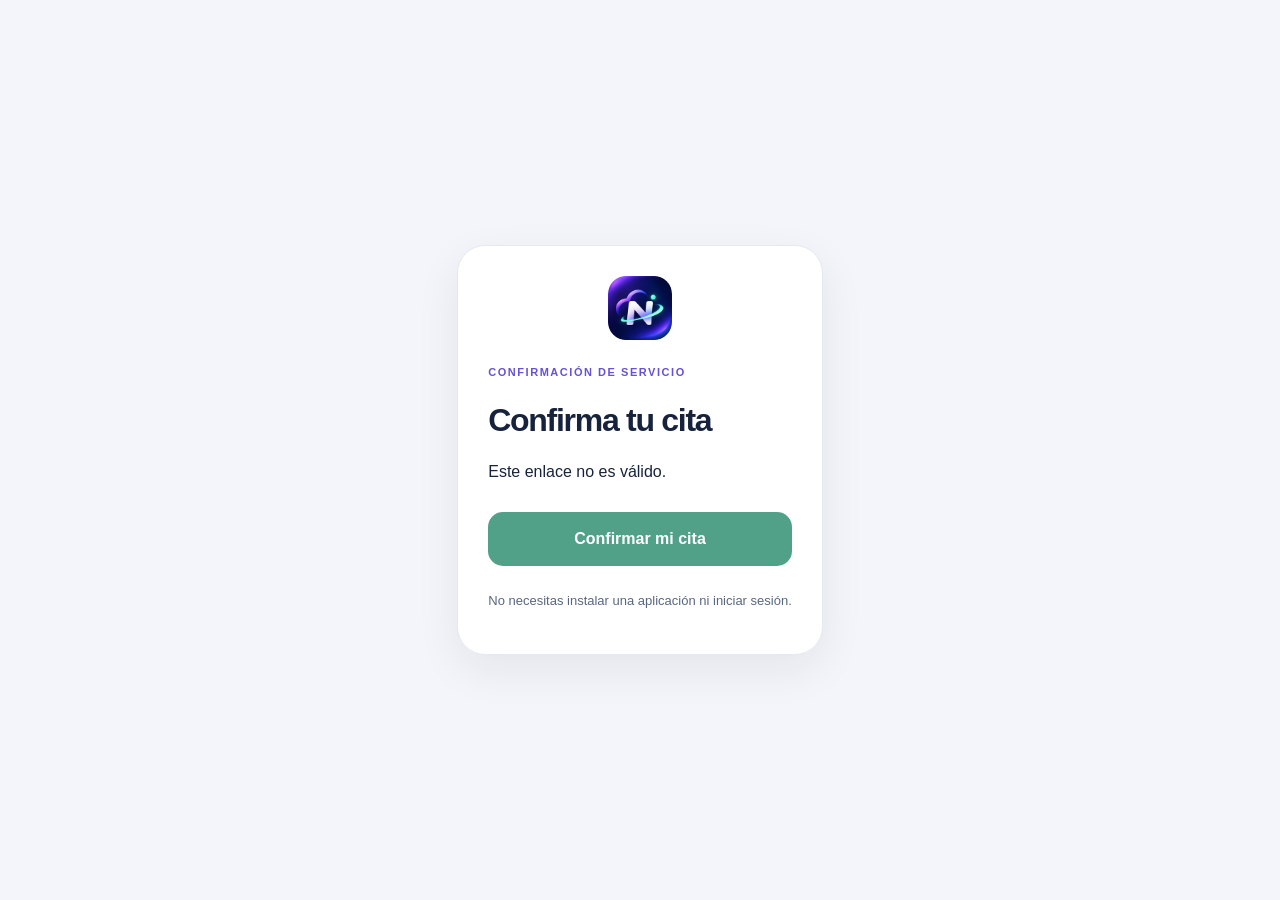
<file: confirmar.html>
<!doctype html><html lang="es"><head><meta charset="utf-8"><meta name="viewport" content="width=device-width,initial-scale=1"><meta name="referrer" content="no-referrer"><meta name="robots" content="noindex,nofollow"><title>Confirmar cita · Nova Cloud</title><link rel="icon" type="image/png" href="nova-icon-192.png"><link rel="stylesheet" href="confirmations.css"></head><body class="confirm-page"><main class="public-confirm"><img class="confirm-official-logo" src="nova-icon-180.png" alt="Nova Cloud" width="64" height="64"><p class="confirm-eyebrow">CONFIRMACIÓN DE SERVICIO</p><h1>Confirma tu cita</h1><p id="publicStatus" role="status">Presiona el botón para confirmar la cita que recibiste por WhatsApp.</p><button id="publicConfirm" type="button">Confirmar mi cita</button><p class="confirm-foot">No necesitas instalar una aplicación ni iniciar sesión.</p></main><script type="module" src="confirm-page.js"></script></body></html>
</file>
<file: mobile.css>
:root{--bg:#07111f;--panel:#0f172a;--card:#111c31;--soft:#1e293b;--text:#e5edf7;--muted:#94a3b8;--brand:#38bdf8;--ok:#22c55e;--warn:#f59e0b;--danger:#ef4444;--line:rgba(148,163,184,.18);--safe-bottom:env(safe-area-inset-bottom,0px)}
*{box-sizing:border-box}html,body{margin:0;min-height:100%;background:var(--bg);color:var(--text);font-family:-apple-system,BlinkMacSystemFont,"SF Pro Display","Segoe UI",Roboto,Arial,sans-serif}button,input,select{font:inherit}button{border:0;border-radius:16px;padding:12px 14px;background:var(--soft);color:var(--text);font-weight:800}button:active{transform:scale(.98)}.primary{background:linear-gradient(135deg,#0ea5e9,#2563eb);color:#fff}.hidden{display:none!important}.muted{color:var(--muted);font-size:12px}.mobile-auth{min-height:100vh;display:grid;place-items:center;padding:24px}.auth-panel{width:min(420px,100%);background:linear-gradient(180deg,rgba(17,28,49,.95),rgba(15,23,42,.98));border:1px solid var(--line);border-radius:28px;padding:28px;box-shadow:0 30px 80px rgba(0,0,0,.35)}.app-mark{width:56px;height:56px;border-radius:18px;display:grid;place-items:center;background:#0ea5e9;color:white;font-size:30px;font-weight:900}.auth-panel h1{margin:14px 0 4px}.auth-panel p{color:var(--muted);margin-top:0}.auth-panel form,.mobile-form{display:grid;gap:12px}.auth-panel input,.mobile-form input,.mobile-form select,.search{width:100%;background:#081225;color:var(--text);border:1px solid var(--line);border-radius:16px;padding:14px 14px;outline:none}.auth-panel input:focus,.mobile-form input:focus,.mobile-form select:focus,.search:focus{border-color:var(--brand);box-shadow:0 0 0 4px rgba(56,189,248,.12)}.mobile-app{min-height:100vh;padding:calc(14px + env(safe-area-inset-top,0px)) 14px calc(92px + var(--safe-bottom))}.mobile-top{position:sticky;top:0;z-index:20;margin:-14px -14px 12px;padding:calc(12px + env(safe-area-inset-top,0px)) 14px 12px;display:flex;align-items:center;justify-content:space-between;gap:10px;background:rgba(7,17,31,.86);backdrop-filter:blur(18px);border-bottom:1px solid var(--line)}.mobile-top h1{font-size:20px;margin:5px 0 0}.sync-pill{font-size:11px;padding:6px 9px;border-radius:999px;background:#13213a;color:#bae6fd}.mobile-view{display:none;animation:fade .18s ease}.mobile-view.active{display:block}@keyframes fade{from{opacity:.6;transform:translateY(6px)}to{opacity:1;transform:none}}.mobile-hero{border-radius:28px;padding:22px;background:linear-gradient(135deg,#0ea5e9 0%,#1d4ed8 55%,#111827 100%);box-shadow:0 18px 50px rgba(14,165,233,.18)}.mobile-hero span{font-size:12px;text-transform:uppercase;letter-spacing:.08em;color:#dff6ff}.mobile-hero h2{font-size:38px;margin:8px 0 4px}.mobile-hero p{margin:0;color:#dbeafe}.metric-grid{display:grid;grid-template-columns:repeat(2,minmax(0,1fr));gap:12px;margin:12px 0}.metric{background:var(--card);border:1px solid var(--line);border-radius:22px;padding:16px}.metric small{display:block;color:var(--muted)}.metric b{display:block;margin-top:6px;font-size:22px}.mobile-card{background:rgba(17,28,49,.96);border:1px solid var(--line);border-radius:24px;padding:16px;margin:12px 0}.sticky-card{position:relative}.section-row{display:flex;align-items:center;justify-content:space-between;gap:10px;margin-bottom:12px}.section-row h3{margin:0}.quick-grid{display:grid;grid-template-columns:repeat(2,minmax(0,1fr));gap:10px}.two-col{display:grid;grid-template-columns:1fr 1fr;gap:10px}.mobile-form label{display:grid;gap:6px;color:#cbd5e1;font-size:13px;font-weight:700}.mobile-form.compact{gap:10px}.mobile-list{display:grid;gap:10px}.row-card{background:#0b1426;border:1px solid var(--line);border-radius:18px;padding:13px;display:grid;gap:8px}.row-card .top{display:flex;align-items:flex-start;justify-content:space-between;gap:10px}.row-card h4{margin:0}.row-card p{margin:0;color:var(--muted);font-size:13px}.actions{display:flex;flex-wrap:wrap;gap:8px}.actions a,.actions button{font-size:12px;padding:9px 10px;border-radius:12px;text-decoration:none;background:var(--soft);color:var(--text)}.actions .danger{background:rgba(239,68,68,.2);color:#fecaca}.badge{font-size:11px;padding:5px 8px;border-radius:999px;background:#1e293b;color:#cbd5e1;white-space:nowrap}.badge.ok{background:rgba(34,197,94,.18);color:#bbf7d0}.badge.warn{background:rgba(245,158,11,.18);color:#fde68a}.badge.danger{background:rgba(239,68,68,.18);color:#fecaca}.filter-bar{position:sticky;top:76px;z-index:10;display:flex;gap:8px;overflow:auto;padding:8px 0;background:rgba(7,17,31,.84);backdrop-filter:blur(12px)}.filter-bar button{white-space:nowrap;font-size:12px;padding:9px 11px}.filter-bar button.active{background:var(--brand);color:#062033}.timeline{display:grid;gap:10px}.timeline-item{border-left:3px solid var(--brand);padding:0 0 0 12px}.timeline-item div{background:#0b1426;border:1px solid var(--line);border-radius:16px;padding:12px}.timeline-item h4{margin:0 0 4px}.timeline-item p{margin:0;color:var(--muted);font-size:13px}.sync-details{display:grid;gap:10px;margin:12px 0}.sync-details .metric{border-radius:18px}.mobile-tabs{position:fixed;left:0;right:0;bottom:0;z-index:50;display:flex;gap:4px;overflow-x:auto;padding:8px 8px calc(8px + var(--safe-bottom));background:rgba(7,17,31,.92);backdrop-filter:blur(20px);border-top:1px solid var(--line)}.mobile-tabs button{flex:1;min-width:74px;padding:10px 8px;border-radius:16px;font-size:11px;background:transparent;color:var(--muted)}.mobile-tabs button.active{background:#123052;color:#e0f2fe}.empty{padding:18px;text-align:center;color:var(--muted)}@media (min-width:760px){.mobile-app{max-width:980px;margin:auto}.metric-grid{grid-template-columns:repeat(4,1fr)}.mobile-layout-2{grid-template-columns:1fr 1fr}.mobile-card{padding:20px}.mobile-tabs{left:50%;transform:translateX(-50%);max-width:980px;border-radius:24px 24px 0 0}.mobile-hero h2{font-size:48px}}@media (max-width:370px){.two-col,.metric-grid,.quick-grid{grid-template-columns:1fr}.mobile-tabs button{min-width:68px}}

.slim-card{padding:14px}.type-kpis{display:grid;grid-template-columns:repeat(2,minmax(0,1fr));gap:8px}.type-chip{background:#0b1426;border:1px solid var(--line);border-radius:16px;padding:10px}.type-chip small{display:block;color:var(--muted);font-size:11px}.type-chip b{display:block;margin-top:4px;font-size:15px}.install-box{background:#081225;border:1px dashed rgba(56,189,248,.45);border-radius:18px;padding:12px;margin:10px 0;color:#cbd5e1;font-size:13px}.install-box b{color:#e0f2fe}.sync-ok{color:#bbf7d0}.sync-warn{color:#fde68a}.sync-bad{color:#fecaca}.update-toast{position:fixed;left:14px;right:14px;bottom:calc(86px + var(--safe-bottom));z-index:70;background:#082f49;border:1px solid rgba(56,189,248,.45);border-radius:18px;padding:12px;box-shadow:0 18px 50px rgba(0,0,0,.35);display:flex;align-items:center;justify-content:space-between;gap:10px}.update-toast button{background:#38bdf8;color:#062033}@media (min-width:760px){.type-kpis{grid-template-columns:repeat(4,1fr)}.update-toast{left:50%;right:auto;transform:translateX(-50%);width:min(680px,calc(100% - 28px));}}

/* v53 Mobile Invoice Pro */
.mobile-top p{margin:2px 0 0;color:var(--muted);font-weight:700}.step-bar{position:sticky;top:78px;z-index:15;display:grid;grid-template-columns:repeat(4,1fr);gap:4px;margin:8px 0 12px;padding:8px;background:rgba(17,28,49,.92);border:1px solid var(--line);border-radius:18px;backdrop-filter:blur(14px)}.step-bar span{font-size:11px;color:var(--muted);text-align:center;padding:8px 4px;border-radius:12px;font-weight:800}.step-bar .active{background:#123052;color:#e0f2fe}.invoice-pro-form textarea{width:100%;background:#081225;color:var(--text);border:1px solid var(--line);border-radius:16px;padding:14px;outline:none;resize:vertical}.invoice-pro-form textarea:focus{border-color:var(--brand);box-shadow:0 0 0 4px rgba(56,189,248,.12)}.status-toggle{display:grid;grid-template-columns:1fr 1fr;gap:10px}.status-toggle button{background:#081225;border:1px solid var(--line);color:var(--muted)}.status-toggle button.active[data-invoice-status="Pendiente"]{border-color:var(--warn);color:#fde68a;background:rgba(245,158,11,.12)}.status-toggle button.active[data-invoice-status="Pagada"]{border-color:var(--ok);color:#bbf7d0;background:rgba(34,197,94,.12)}.invoice-lines{display:grid;gap:12px}.invoice-line{background:#0b1426;border:1px solid var(--line);border-radius:18px;padding:12px;display:grid;gap:10px}.line-head,.line-footer{display:flex;align-items:center;justify-content:space-between;gap:10px}.line-head span{color:#93c5fd;font-weight:900}.line-head .danger{background:rgba(239,68,68,.16);color:#fecaca;padding:8px 10px;border-radius:12px}.three-col{display:grid;grid-template-columns:1fr 1fr 1fr;gap:8px}.tax-check{display:flex!important;align-items:center;grid-template-columns:auto!important;gap:8px!important;font-size:12px!important;color:var(--muted)!important}.tax-check input{width:auto!important}.line-footer b{color:#86efac}.ghost-btn{width:100%;background:transparent;border:1px dashed rgba(56,189,248,.5);color:#7dd3fc}.summary-card{display:grid;grid-template-columns:1.15fr .85fr;gap:14px}.summary-row{display:flex;align-items:center;justify-content:space-between;gap:10px;padding:7px 0;color:#cbd5e1}.summary-row.total{border-top:1px solid var(--line);margin-top:4px;padding-top:12px;text-transform:uppercase;font-size:18px}.summary-row.total b{color:#86efac;font-size:22px}.summary-side{border-left:1px solid var(--line);padding-left:14px;display:grid;align-content:center;gap:8px}.summary-side span,.summary-side small{color:var(--muted)}.summary-side strong{font-size:22px;color:#fde68a}.action-strip{display:grid;grid-template-columns:repeat(3,1fr);gap:8px;margin:12px 0}.action-strip button{background:#0b1426;border:1px solid var(--line);color:#bfdbfe}.big-save{width:100%;font-size:18px;padding:16px;border-radius:20px}.doc-modal{position:fixed;inset:0;z-index:100;background:rgba(2,6,23,.82);backdrop-filter:blur(14px);padding:calc(14px + env(safe-area-inset-top,0px)) 14px calc(14px + env(safe-area-inset-bottom,0px));overflow:auto}.doc-shell{max-width:860px;margin:auto}.doc-actions{position:sticky;top:0;z-index:5;display:flex;gap:8px;justify-content:flex-end;background:rgba(2,6,23,.78);padding:8px 0}.doc-preview{background:#f8fafc;color:#0f172a;border-radius:22px;overflow:hidden}.paper-doc{padding:22px}.paper-head{display:flex;align-items:flex-start;justify-content:space-between;gap:16px;border-bottom:2px solid #e2e8f0;padding-bottom:14px}.paper-head h2{margin:0;font-size:22px}.paper-head p{margin:4px 0 0;color:#475569}.paper-head strong{font-size:20px}.paper-meta{display:grid;grid-template-columns:repeat(4,1fr);gap:8px;margin:16px 0}.paper-meta span{background:#e2e8f0;border-radius:12px;padding:10px;color:#475569}.paper-meta b{color:#0f172a}.paper-doc table{width:100%;border-collapse:collapse;margin:14px 0}.paper-doc th,.paper-doc td{padding:10px;border-bottom:1px solid #e2e8f0;text-align:left}.paper-doc th{background:#0f172a;color:#fff}.paper-totals{margin-left:auto;max-width:320px}.paper-totals p,.paper-totals h3{display:flex;justify-content:space-between;gap:16px;margin:8px 0}.paper-totals h3{border-top:2px solid #0f172a;padding-top:10px;font-size:22px}.paper-notes{margin-top:18px;background:#e2e8f0;border-radius:12px;padding:12px}.row-card .actions button[data-view-invoice]{background:rgba(34,197,94,.16);color:#bbf7d0}.row-card .actions button[data-mark-paid]{background:rgba(245,158,11,.16);color:#fde68a}@media (max-width:560px){.summary-card,.two-col{grid-template-columns:1fr}.three-col{grid-template-columns:1fr 1fr}.summary-side{border-left:0;border-top:1px solid var(--line);padding-left:0;padding-top:12px}.paper-meta{grid-template-columns:1fr 1fr}.paper-doc{padding:16px}.paper-doc table{font-size:12px}.action-strip{grid-template-columns:1fr}.step-bar{top:74px}.step-bar span{font-size:10px}}@media print{body>*:not(#mobileApp){display:none!important}.mobile-top,.mobile-tabs,.mobile-view,.doc-actions{display:none!important}.doc-modal{position:static;background:#fff;padding:0}.doc-modal.hidden{display:block!important}.doc-preview{border-radius:0}.paper-doc{color:#000}}


/* ===== V54 MOBILE PDF = ESCRITORIO ===== */
.doc-preview{background:#eef2f7;color:#111827;border-radius:22px;overflow:auto;padding:18px;}
.doc-page{background:#fff;color:#111827;width:7.5in;max-width:100%;min-height:10in;margin:0 auto;padding:0.38in;border:1px solid #e5e7eb;box-shadow:0 20px 60px rgba(0,0,0,.08);display:flex;flex-direction:column;box-sizing:border-box;break-after:page;page-break-after:always;}
.doc-body{flex:1 1 auto;display:block;padding-bottom:.25in;}
.doc-table{width:100%;border-collapse:collapse;margin:18px 0;page-break-inside:auto;break-inside:auto;}
.doc-table th,.doc-table td{border:1px solid #d9dee7;padding:10px;text-align:left;vertical-align:top;}
.doc-table th{background:#f8fafc;color:#475569;font-size:11px;text-transform:uppercase;}
.doc-table tr{page-break-inside:avoid;break-inside:avoid;}
.doc-foot{margin-top:auto;padding-top:14px;text-align:center;color:#64748b;font-size:11px;}
.invoice-pro{width:8.1in;min-height:10.45in;padding:.42in .46in;border:1px solid #e5e7eb;box-shadow:0 20px 60px rgba(0,0,0,.08);--invoice-navy:#08264d;--invoice-blue:#0b3f7f;}
.invoice-pro .doc-body{padding-bottom:0;}
.invoice-top{display:grid;grid-template-columns:1fr 1fr;gap:.25in;align-items:start;margin-bottom:.28in;}
.invoice-brand{display:flex;gap:.14in;align-items:center;}
.invoice-logo{width:.82in;height:.82in;object-fit:contain;display:block;}
.invoice-brand h1{margin:0;color:var(--invoice-navy);font-size:26px;line-height:1.05;font-weight:900;letter-spacing:.01em;}
.invoice-brand p,.invoice-contact p{margin:.05in 0;color:#374151;font-size:14px;line-height:1.3;}
.invoice-contact{text-align:right;border-right:1px solid #cfd6df;padding-right:.22in;min-height:.86in;}
.invoice-title-row{display:grid;grid-template-columns:1fr 1.1fr .9fr;align-items:center;gap:.16in;margin-bottom:.18in;}
.invoice-title-row h2{text-align:center;margin:0;color:var(--invoice-navy);font-size:34px;letter-spacing:.04em;font-weight:900;}
.invoice-number p{margin:.07in 0;font-size:15px;}
.status-card{justify-self:end;width:1.35in;border:1px solid #cfd6df;border-radius:8px;overflow:hidden;text-align:center;background:#fff;}
.status-card b{display:block;background:var(--invoice-navy);color:#fff;padding:.08in;font-size:12px;letter-spacing:.03em;}
.status-card span{display:block;color:var(--invoice-blue);font-weight:900;padding:.12in .06in;font-size:14px;}
.invoice-rule{height:1px;background:#9ca3af;margin:.08in 0 .25in;}
.invoice-client-grid{display:grid;grid-template-columns:1fr 1fr;gap:.16in;margin-bottom:.28in;}
.invoice-box{border:1px solid #d9dee7;border-radius:10px;padding:.16in;background:#fff;min-height:.72in;}
.invoice-box b{display:block;color:var(--invoice-blue);font-size:13px;margin-bottom:.1in;}
.invoice-box p{margin:.06in 0;font-size:15px;line-height:1.35;}
.invoice-items{margin:.05in 0 .32in!important;border-collapse:separate!important;border-spacing:0!important;overflow:hidden;border:1px solid #d9dee7;border-radius:8px;}
.invoice-items th{background:var(--invoice-navy)!important;color:#fff!important;border-color:var(--invoice-navy)!important;font-size:12px!important;padding:.11in .14in!important;}
.invoice-items td{padding:.14in!important;border-color:#d9dee7!important;font-size:15px;}
.invoice-items th:nth-child(2),.invoice-items td:nth-child(2){text-align:center;width:.85in;}
.invoice-items th:nth-child(3),.invoice-items td:nth-child(3),.invoice-items th:nth-child(4),.invoice-items td:nth-child(4){text-align:right;width:1.35in;}
.invoice-lower{display:grid;grid-template-columns:1.02fr .98fr;gap:.22in;align-items:start;}
.note-box{margin-bottom:.18in;min-height:.95in;}
.invoice-totals{border:1px solid #d9dee7;border-radius:10px;overflow:hidden;background:#fff;}
.invoice-totals div{display:flex;justify-content:space-between;gap:.2in;padding:.13in .18in;border-bottom:1px solid #d9dee7;font-size:15px;}
.invoice-totals div:last-child{border-bottom:0;}
.invoice-totals b{color:#374151;}
.invoice-totals .total-row{background:#f7fafc;}
.invoice-totals .total-row b,.invoice-totals .total-row span{color:var(--invoice-blue);font-weight:900;}
.invoice-totals .balance-row{background:var(--invoice-navy);color:#fff;}
.invoice-totals .balance-row b,.invoice-totals .balance-row span{color:#fff;font-weight:900;}
.invoice-sign{margin-top:.15in;color:#64748b;font-size:12px;}
.invoice-sign img{max-height:.7in;max-width:2.2in;object-fit:contain;}
.invoice-thanks{margin-top:auto;text-align:center;color:var(--invoice-blue);font-size:24px;font-family:"Brush Script MT","Segoe Script",cursive;padding-top:.42in;}
.invoice-thanks:after{content:'';display:block;width:1.55in;height:2px;background:var(--invoice-blue);margin:.05in auto 0;transform:rotate(-2deg);}
.invoice-footer{border-top:1px solid #9ca3af;margin-top:.28in;padding-top:.13in;text-align:center;color:#6b7280;font-size:12px;display:flex;gap:.18in;justify-content:center;}
.invoice-footer span+span:before{content:'|';margin-right:.18in;color:#9ca3af;}
@media(max-width:700px){.doc-preview{padding:10px;}.invoice-pro{width:8.1in;max-width:none;transform:scale(.43);transform-origin:top left;margin-bottom:-5.8in;}.doc-shell{overflow-x:auto;}.doc-shell .doc-preview{min-width:calc(8.1in * .43 + 20px);}}
@media print{html,body{margin:0!important;padding:0!important;background:#fff!important;-webkit-print-color-adjust:exact;print-color-adjust:exact;}body{display:block!important;}.mobile-top,.mobile-tabs,.mobile-view,.doc-actions{display:none!important}.doc-modal{position:static!important;background:#fff!important;padding:0!important;backdrop-filter:none!important;}.doc-modal.hidden{display:block!important}.doc-preview{background:#fff!important;border-radius:0!important;overflow:visible!important;padding:0!important}.invoice-pro{width:100%!important;min-height:calc(11in - .9in)!important;padding:0!important;border:0!important;box-shadow:none!important;transform:none!important;margin:0!important;}.invoice-top{margin-top:0!important;}.invoice-items th{background:#08264d!important;color:#fff!important;}.status-card b,.invoice-totals .balance-row{background:#08264d!important;color:#fff!important;}}


/* v55 Mobile Light UI + Invoice Lines Fix
   - White/desktop-style mobile app
   - Fixes class collision that created white bars over invoice lines
   - Hardens iOS/iPadOS Safari form controls
*/
:root{
  --bg:#f3f6fb;
  --panel:#ffffff;
  --card:#ffffff;
  --soft:#edf2f7;
  --text:#0f172a;
  --muted:#64748b;
  --brand:#0ea5e9;
  --brand-dark:#2563eb;
  --ok:#16a34a;
  --warn:#d97706;
  --danger:#dc2626;
  --line:rgba(15,23,42,.12);
}
html,body{background:var(--bg)!important;color:var(--text)!important;}
body{overscroll-behavior-y:none;}
button,input,select,textarea{
  -webkit-appearance:none;
  appearance:none;
  font:inherit;
}
input,select,textarea{
  background:#fff!important;
  color:var(--text)!important;
  border:1px solid #d8e0ea!important;
  box-shadow:inset 0 1px 0 rgba(255,255,255,.7);
}
input::placeholder,textarea::placeholder{color:#94a3b8!important;}
select{
  background-image:linear-gradient(45deg,transparent 50%,#64748b 50%),linear-gradient(135deg,#64748b 50%,transparent 50%)!important;
  background-position:calc(100% - 18px) calc(50% - 3px),calc(100% - 12px) calc(50% - 3px)!important;
  background-size:6px 6px,6px 6px!important;
  background-repeat:no-repeat!important;
  padding-right:36px!important;
}
.mobile-auth{background:linear-gradient(180deg,#f8fbff,#edf4fb)!important;}
.auth-panel,.mobile-card,.row-card,.metric,.type-chip,.install-box{
  background:#fff!important;
  color:var(--text)!important;
  border:1px solid #dce5ef!important;
  box-shadow:0 12px 28px rgba(15,23,42,.07)!important;
}
.auth-panel input,.mobile-form input,.mobile-form select,.mobile-form textarea,.search{
  background:#fff!important;
  color:var(--text)!important;
  border:1px solid #d8e0ea!important;
}
.mobile-app{background:var(--bg)!important;}
.mobile-top{
  background:rgba(255,255,255,.92)!important;
  border-bottom:1px solid #dce5ef!important;
  box-shadow:0 8px 24px rgba(15,23,42,.06)!important;
}
.mobile-top h1{color:#0f172a!important;}
.mobile-top p,.mobile-form label,.summary-row,.timeline-item p,.row-card p{color:#475569!important;}
.sync-pill{background:#e0f2fe!important;color:#0369a1!important;border:1px solid #bae6fd!important;}
.sync-pill::before{content:'● ';color:#22c55e;}
.mobile-top button,#mobileLogout{background:#eaf1f8!important;color:#0f172a!important;border:1px solid #d8e0ea!important;}
.mobile-hero{
  background:linear-gradient(135deg,#0ea5e9,#2563eb)!important;
  color:#fff!important;
  box-shadow:0 18px 42px rgba(37,99,235,.22)!important;
}
.mobile-hero p,.mobile-hero span{color:#e0f2fe!important;}
.metric small,.type-chip small,.muted,.summary-side span,.summary-side small{color:#64748b!important;}
.metric b,.type-chip b{color:#0f172a!important;}
.step-bar{
  background:rgba(255,255,255,.94)!important;
  border:1px solid #dce5ef!important;
  box-shadow:0 8px 20px rgba(15,23,42,.06)!important;
}
.step-bar span{color:#64748b!important;}
.step-bar .active{background:#dbeafe!important;color:#1d4ed8!important;}
.section-row h3{color:#0f172a!important;}
.status-toggle button{background:#fff!important;border:1px solid #d8e0ea!important;color:#475569!important;}
.status-toggle button.active[data-invoice-status="Pendiente"]{border-color:#f59e0b!important;color:#b45309!important;background:#fff7ed!important;}
.status-toggle button.active[data-invoice-status="Pagada"]{border-color:#22c55e!important;color:#15803d!important;background:#f0fdf4!important;}
/* Critical fix: invoice editor rows are real cards, not the PDF separator */
.invoice-lines{display:grid!important;gap:14px!important;width:100%!important;overflow:visible!important;}
.invoice-lines .invoice-line{
  height:auto!important;
  min-height:0!important;
  margin:0!important;
  padding:14px!important;
  display:grid!important;
  gap:12px!important;
  background:#ffffff!important;
  border:1px solid #dce5ef!important;
  border-radius:20px!important;
  box-shadow:0 10px 24px rgba(15,23,42,.06)!important;
}
.invoice-lines .invoice-line *{max-width:100%;}
.invoice-lines .invoice-line input,
.invoice-lines .invoice-line textarea,
.invoice-lines .invoice-line select{
  background:#f8fafc!important;
  color:#0f172a!important;
  border:1px solid #d8e0ea!important;
  border-radius:14px!important;
  min-height:46px!important;
  box-shadow:none!important;
}
.invoice-lines .invoice-line textarea{
  min-height:76px!important;
  resize:vertical!important;
  line-height:1.35!important;
}
.line-head,.line-footer{display:flex!important;align-items:center!important;justify-content:space-between!important;gap:10px!important;}
.line-head span{color:#2563eb!important;}
.line-head .danger,.actions .danger{background:#fee2e2!important;color:#b91c1c!important;border:1px solid #fecaca!important;}
.three-col{display:grid!important;grid-template-columns:repeat(3,minmax(0,1fr))!important;gap:10px!important;}
.tax-check{display:flex!important;align-items:center!important;gap:8px!important;color:#64748b!important;}
.tax-check input{
  width:18px!important;height:18px!important;min-height:18px!important;padding:0!important;
  border-radius:5px!important;background:#fff!important;border:1px solid #94a3b8!important;
}
.tax-check input:checked{background:#2563eb!important;border-color:#2563eb!important;box-shadow:inset 0 0 0 4px #fff!important;}
.line-footer b{color:#16a34a!important;font-size:18px!important;}
.ghost-btn{
  background:#f8fbff!important;
  border:1px dashed #38bdf8!important;
  color:#0369a1!important;
}
.summary-card{background:#fff!important;}
.summary-row.total{border-top:1px solid #dce5ef!important;}
.summary-row.total b{color:#16a34a!important;}
.summary-side{border-left:1px solid #dce5ef!important;}
.summary-side strong{color:#d97706!important;}
.action-strip button{background:#fff!important;border:1px solid #d8e0ea!important;color:#1d4ed8!important;}
.big-save,.primary{background:linear-gradient(135deg,#0ea5e9,#2563eb)!important;color:#fff!important;}
.mobile-tabs{
  background:rgba(255,255,255,.95)!important;
  border-top:1px solid #dce5ef!important;
  box-shadow:0 -10px 28px rgba(15,23,42,.08)!important;
}
.mobile-tabs button{color:#64748b!important;background:transparent!important;}
.mobile-tabs button.active{background:#dbeafe!important;color:#1d4ed8!important;}
.filter-bar{background:rgba(243,246,251,.92)!important;}
.filter-bar button.active{background:#2563eb!important;color:#fff!important;}
.timeline-item div{background:#fff!important;border:1px solid #dce5ef!important;}
.doc-modal{background:rgba(15,23,42,.35)!important;}
.doc-actions{background:rgba(255,255,255,.9)!important;}
.doc-actions button{background:#eaf1f8!important;color:#0f172a!important;border:1px solid #d8e0ea!important;}
.doc-preview{background:#fff!important;}
.update-toast{background:#fff!important;border:1px solid #bae6fd!important;color:#0f172a!important;}
@media(max-width:700px){
  .three-col{grid-template-columns:1fr 1fr!important;}
  .invoice-lines .invoice-line{padding:12px!important;}
  .summary-card{grid-template-columns:1fr!important;}
  .summary-side{border-left:0!important;border-top:1px solid #dce5ef!important;padding-left:0!important;padding-top:12px!important;}
}
@media(max-width:430px){
  .two-col,.three-col,.action-strip{grid-template-columns:1fr!important;}
  .mobile-app{padding-left:10px!important;padding-right:10px!important;}
}


/* v56 Mobile Client Create */
.client-mobile-form{gap:14px!important;}
.client-mobile-form textarea{min-height:72px!important;resize:vertical!important;}
.client-actions{grid-template-columns:1fr 1fr!important;}
#mClientForm .primary{min-height:48px!important;}
#mClientList .actions button[data-new-invoice-client]{
  background:#ecfdf5!important;
  border:1px solid #bbf7d0!important;
  color:#15803d!important;
}
@media(max-width:430px){.client-actions{grid-template-columns:1fr!important;}}


/* v58 Mobile Action Buttons + PDF Share Fix */
:root{--mobile-action-blue:#1d4ed8;--mobile-action-border:#cfe0f2;--mobile-ok-bg:#dcfce7;--mobile-ok-text:#166534;}
.badge.ok,
.row-card .badge.ok{
  background:var(--mobile-ok-bg)!important;
  color:var(--mobile-ok-text)!important;
  border:1px solid #bbf7d0!important;
  font-weight:900!important;
  opacity:1!important;
}
.row-card .actions button,
.row-card .actions a{
  min-height:44px!important;
  display:inline-flex!important;
  align-items:center!important;
  justify-content:center!important;
  gap:8px!important;
  border-radius:14px!important;
  font-weight:900!important;
  opacity:1!important;
  filter:none!important;
  text-decoration:none!important;
}
.row-card .actions button[data-view-invoice],
.row-card .actions button[data-share-invoice]{
  background:#ffffff!important;
  color:var(--mobile-action-blue)!important;
  border:1px solid var(--mobile-action-border)!important;
  box-shadow:0 4px 12px rgba(15,23,42,.05)!important;
}
.row-card .actions button[data-view-invoice]::before{content:'📄';font-size:16px;line-height:1;}
.row-card .actions button[data-share-invoice]::before{content:'↗';font-size:18px;line-height:1;}
.row-card .actions button[data-mark-paid]{
  background:#fff7ed!important;
  color:#b45309!important;
  border:1px solid #fed7aa!important;
}
.row-card .actions button:disabled,
.row-card .actions a:disabled{
  opacity:.65!important;
}
@media(max-width:430px){
  .row-card .actions{display:grid!important;grid-template-columns:1fr 1fr!important;gap:10px!important;}
  .row-card .actions button,
  .row-card .actions a{width:100%!important;}
}


/* v59 iOS PWA Share Freeze + Readability Fix */
.row-card .badge.ok, .badge.ok{background:#dcfce7!important;color:#166534!important;border:1px solid #86efac!important;font-weight:900!important;opacity:1!important;}
.row-card .actions button[data-view-invoice], .row-card .actions button[data-share-invoice]{background:#fff!important;color:#1d4ed8!important;border:1.5px solid #bfdbfe!important;opacity:1!important;font-weight:900!important;box-shadow:0 3px 10px rgba(15,23,42,.06)!important;}
.row-card .actions button[data-share-invoice]:disabled{background:#e0f2fe!important;color:#075985!important;cursor:wait!important;}
.row-card .actions button[data-view-invoice]:disabled{background:#eef2ff!important;color:#334155!important;}

.mobile-notice{position:fixed;left:16px;right:16px;bottom:86px;z-index:99999;padding:14px 16px;border-radius:18px;background:#0f172a;color:#fff;font-weight:800;box-shadow:0 18px 50px rgba(15,23,42,.24);text-align:center}.mobile-notice.ok{background:#047857}.mobile-notice.warn{background:#b45309}.mobile-notice.danger{background:#b91c1c}button:disabled{opacity:.62;pointer-events:none}

/* Browser print is a fallback only; the Imprimir PDF button opens the real PDF. */
@page{size:letter;margin:0.45in}
@media print{html,body,#mobileApp{width:auto!important;max-width:none!important;height:auto!important;min-height:0!important;overflow:visible!important;margin:0!important;padding:0!important}.doc-modal:not(.hidden),.doc-shell,.doc-preview,.doc-page,.doc-body{width:auto!important;max-width:none!important;min-height:0!important;height:auto!important;overflow:visible!important;margin:0!important;padding:0!important;box-shadow:none!important}.doc-modal.hidden,#mobileAuth,.doc-actions,.mobile-top,.mobile-tabs,.mobile-view{display:none!important}.invoice-pro{min-height:0!important;width:100%!important;transform:none!important;margin:0!important;padding:0!important}.invoice-top,.invoice-title-row,.invoice-client-grid,.invoice-lower,.invoice-totals,.invoice-footer{break-inside:avoid}.invoice-items tr{break-inside:avoid}.invoice-thanks{margin:14pt 0!important}.invoice-footer{position:static!important;margin:8pt 0 0!important}}
</file>
<file: mobile-field.css>
/* Nexus mobile — readable, touch-first workspace. PDF styles remain independent. */
:root{--bg:#f4f6fa;--panel:#fff;--card:#fff;--soft:#edf2f8;--text:#14243b;--muted:#52647a;--brand:#244fd8;--line:#dce3ed;--ok:#16613c;--warn:#864500;--danger:#a72332;color-scheme:light}
@media screen{
html{width:100%;-webkit-text-size-adjust:100%;text-size-adjust:100%}
body{min-width:0;background:#f4f6fa!important;color:#14243b!important;font-size:16px;line-height:1.45}
.mobile-app{max-width:760px!important;margin:auto;padding:0 16px calc(100px + env(safe-area-inset-bottom))!important}.mobile-app *, .auth-panel *{min-width:0}
.mobile-top{position:relative!important;top:auto!important;display:flex;align-items:center;gap:16px;margin:0 -16px 24px!important;padding:calc(14px + env(safe-area-inset-top)) 20px 20px!important;background:#122642!important;color:white!important;border:0!important;border-radius:0 0 26px 26px;box-shadow:0 8px 24px #13243b12}.mobile-top>div{flex:1}.mobile-top h1{font-size:18px!important;line-height:1.3;color:#fff!important;margin:10px 0 4px;overflow-wrap:anywhere}.mobile-top p{color:#d5e2f5!important;font-size:13px!important;margin:0}.mobile-top #mobileLogout{flex:0 0 auto;min-height:40px!important;padding:9px 12px!important;background:#ffffff12!important;color:#fff!important;border:1px solid #ffffff45!important;border-radius:12px!important;font-size:13px!important}
.sync-pill{display:inline-flex;align-items:center;gap:6px;font-size:11px!important;background:#203c57!important;color:#dcfce7!important;border:1px solid #41657d!important;padding:4px 9px!important;border-radius:8px!important}.sync-pill::before{content:'';width:6px;height:6px;background:#65dc9b;border-radius:50%}
.field-heading{margin:20px 0}.field-heading>span{font-size:11px;font-weight:800;letter-spacing:.13em;color:#52647a}.field-heading h2{font-size:28px;line-height:1.15;letter-spacing:-.025em;margin:7px 0 9px;color:#14243b}.field-heading p{font-size:14px;color:#52647a;margin:0}.mobile-hero{background:#122642!important;border:0!important;border-radius:22px!important;padding:24px!important;box-shadow:0 8px 20px #13243b12!important}.mobile-hero span{font-size:11px!important;letter-spacing:.12em;color:#c9d9f7!important}.mobile-hero h2{font-size:36px!important;letter-spacing:-.03em;color:white!important}.mobile-hero p{color:#d5e2f5!important}
.mobile-card{padding:18px!important;margin:16px 0!important;border-radius:20px!important;border:1px solid #dce3ed!important;background:#fff!important;box-shadow:0 3px 10px #14243b04!important}.metric{padding:16px!important;border:1px solid #dce3ed!important;border-radius:17px!important;background:#fff!important;box-shadow:none!important}.metric b{font-size:21px!important;letter-spacing:-.02em;color:#14243b!important}.metric small,.muted,.row-card p{color:#52647a!important}.metric-grid{gap:10px!important}.row-card{padding:17px!important;background:#fff!important;border:1px solid #dce3ed!important;border-radius:18px!important;box-shadow:0 2px 6px #14243b03!important}.row-card h4{font-size:16px!important;line-height:1.35!important;color:#14243b!important;overflow-wrap:anywhere;letter-spacing:-.01em}.row-card p{font-size:14px!important;margin:7px 0!important}.row-card .top{align-items:flex-start;flex-wrap:wrap;gap:10px}.section-row{align-items:center;gap:8px;flex-wrap:wrap}.section-row h3{font-size:18px!important;letter-spacing:-.02em;margin:0}.section-row .muted{font-size:12px}.mobile-list{gap:12px!important}.empty{color:#52647a!important;background:#f5f7fb!important;border:1px dashed #ccd6e4!important;border-radius:14px!important;padding:22px 16px!important;font-size:14px!important}
.mobile-app button,.mobile-app .actions a{min-height:46px!important;font-size:14px!important;font-weight:650!important;border-radius:12px!important;display:inline-flex;align-items:center;justify-content:center;gap:8px;padding:11px 13px!important;background:#eef2f8!important;color:#203b60!important;border:1px solid #dce4ef!important;box-shadow:none!important;text-decoration:none!important;opacity:1!important;transition:background .15s,transform .15s}.mobile-app button:active,.mobile-app .actions a:active{transform:scale(.98);background:#e0e7f2!important}.mobile-app button:disabled{background:#edf0f5!important;color:#677588!important;opacity:1!important;cursor:wait}.mobile-app .primary,.mobile-app .big-save{background:#244fd8!important;color:#fff!important;border-color:#244fd8!important;box-shadow:0 5px 12px #244fd824!important}.mobile-app .big-save{min-height:54px!important;width:100%;font-size:16px!important}.mobile-app .actions{display:flex!important;flex-wrap:wrap;gap:8px!important;margin-top:13px!important}.mobile-app .actions a,.mobile-app .actions button{flex:1 1 auto;min-width:94px}.mobile-app .actions a[href*="wa.me"]{color:#17603d!important;background:#eaf7ef!important;border-color:#bcdfc9!important}.mobile-app .actions .danger{color:#a72332!important;background:#fff0f1!important;border-color:#f0c6cd!important}.mobile-app .actions [data-view-invoice],.mobile-app .actions [data-share-invoice]{color:#2449b8!important;background:#edf2ff!important;border-color:#cdd9fb!important}.mobile-app .actions [data-mark-paid]{background:#eaf7ef!important;color:#17603d!important;border-color:#bcdfc9!important}
.mobile-app .badge{display:inline-flex;align-items:center;min-height:27px;padding:4px 9px!important;border-radius:7px!important;background:#edf1f7!important;color:#40536d!important;font-size:11px!important;font-weight:750!important;border:1px solid #d5deeb!important;opacity:1!important}.mobile-app .badge.warn{background:#fff2d9!important;color:#794200!important;border-color:#efcf92!important}.mobile-app .badge.danger{background:#ffebee!important;color:#9c2035!important;border-color:#efbec8!important}.mobile-app .badge.ok{background:#e8f6ed!important;color:#17603d!important;border-color:#b9ddc7!important}
.mobile-app input,.mobile-app select,.mobile-app textarea,.auth-panel input{width:100%!important;max-width:100%;font:inherit!important;font-size:16px!important;min-height:48px!important;padding:12px!important;background:#fff!important;color:#14243b!important;border:1px solid #bfcbdc!important;border-radius:11px!important;box-shadow:none!important}.mobile-app input::placeholder,.mobile-app textarea::placeholder{color:#67798f!important;opacity:1}.mobile-app input:focus,.mobile-app textarea:focus{border-color:#244fd8!important;outline:3px solid #244fd81a}.mobile-app [hidden]{display:none!important}.mobile-form{gap:16px!important}.mobile-form label{display:flex;flex-direction:column;gap:7px!important;font-size:13px!important;font-weight:650;color:#40536d!important}.mobile-app textarea{resize:vertical}.two-col{display:grid;grid-template-columns:repeat(2,minmax(0,1fr))!important;gap:12px!important}.status-toggle button.active,.filter-bar button.active,.segmented button.active{color:#fff!important;background:#244fd8!important;border-color:#244fd8!important}.filter-bar,.segmented{position:static!important;display:flex;gap:7px;overflow-x:auto;background:transparent!important;padding:4px 0 14px!important}.filter-bar button,.segmented button{flex:0 0 auto;min-height:40px!important;padding:9px 12px!important;font-size:12px!important;white-space:nowrap}.search{margin:0 0 16px}.step-bar{display:none!important}.summary-card{display:block!important}.summary-side{border:0!important;margin-top:15px}.summary-row.total{color:#173da7!important}.action-strip{display:flex;flex-wrap:wrap;gap:8px}.action-strip button{flex:1 1 110px}
.quick-grid,.tool-grid{display:grid;grid-template-columns:repeat(2,minmax(0,1fr));gap:11px;margin-bottom:20px}.mobile-app .field-shortcuts button{justify-content:flex-start;min-height:67px!important;background:#fff!important;color:#203b60!important;border-radius:16px!important;font-size:13px!important;gap:10px!important;padding:15px!important}.mobile-app .field-shortcuts button:first-child{background:#244fd8!important;color:#fff!important;border-color:#244fd8!important}.app-icon{width:22px;height:22px;flex:0 0 22px}.tool-grid button{min-height:146px!important;align-items:flex-start!important;flex-direction:column;text-align:left;background:#fff!important;padding:17px!important;border-radius:18px!important;gap:8px!important}.tool-grid .app-icon{width:27px;height:27px;color:#244fd8}.tool-grid b{font-size:15px;color:#14243b}.tool-grid small{font-size:12px;font-weight:400;color:#52647a;line-height:1.4}
.mobile-tabs{position:fixed!important;bottom:0!important;left:0!important;right:0!important;width:100%!important;max-width:none!important;transform:none!important;z-index:40!important;display:grid!important;grid-template-columns:repeat(5,minmax(0,1fr))!important;gap:3px!important;background:#fffffffa!important;border:1px solid #dce3ed!important;border-radius:20px 20px 0 0!important;padding:9px 8px calc(9px + env(safe-area-inset-bottom))!important;box-shadow:0 -5px 24px #14243b0a!important}.mobile-app .mobile-tabs button{display:flex;flex-direction:column;gap:4px;font-size:10px!important;min-height:54px!important;padding:6px 1px!important;color:#52647a!important;background:transparent!important;border:0!important;border-radius:12px!important;box-shadow:none!important}.mobile-tabs button.active,.mobile-tabs button[aria-current=page]{color:#244fd8!important;background:#edf2ff!important;box-shadow:none!important}.mobile-tabs .app-icon{width:23px;height:23px}
.client-picker+label{grid-column:1/-1}.client-picker{grid-column:1/-1;position:relative}.picker-label{display:flex;align-items:center;justify-content:space-between;gap:8px;margin-bottom:7px}.picker-label label{font-size:14px!important}.mobile-app .picker-label button{font-size:12px!important;min-height:34px!important;padding:6px 10px!important;color:#2449b8!important;background:#edf2ff!important;border-color:#cdd9fb!important}.client-results{margin-top:6px;max-height:min(220px,32dvh);overflow-y:auto;overscroll-behavior:contain;border:1px solid #c9d5e8;border-radius:13px;background:#fff;box-shadow:0 6px 18px #14243b0d}.mobile-app .client-results button{display:flex;flex-direction:column;align-items:flex-start;gap:2px;width:100%;border:0!important;border-bottom:1px solid #e5eaf2!important;border-radius:0!important;background:#fff!important;color:#14243b!important;text-align:left;padding:12px!important;min-height:57px!important}.client-results button small{font-size:12px;color:#52647a;font-weight:400}.client-results button[aria-selected=true]{background:#edf2ff!important}.picker-selected{display:block;font-size:12px;color:#52647a;line-height:1.4;margin:7px 0 0}.client-results .empty{border:0!important;border-radius:0!important}.client-create summary,.follow-create summary{display:flex;flex-direction:column;gap:2px;cursor:pointer;font-size:16px;font-weight:750;color:#203b60;list-style:none}.client-create summary::after,.follow-create summary::after{content:'+ ';position:absolute;right:20px;font-size:24px;font-weight:400}.client-create,.follow-create{position:relative}.client-create summary span,.follow-create summary span{font-size:12px;color:#52647a;font-weight:400}.client-create[open] summary,.follow-create[open] summary{margin-bottom:18px}.client-create[open] summary::after,.follow-create[open] summary::after{content:'−'}.client-create:not([open]) form,.follow-create:not([open]) form{display:none!important}
.auth-panel{background:#fff!important;border:1px solid #dce3ed!important;border-radius:24px!important;padding:26px!important;box-shadow:0 16px 50px #14243b0b!important;color:#14243b!important}.mobile-auth{background:#f4f6fa!important;padding:24px!important}.auth-panel .app-mark{background:#244fd8!important;color:white!important}.auth-panel h1{color:#14243b!important}.auth-panel p,.auth-panel label{color:#52647a!important}.auth-panel button{background:#244fd8!important;color:#fff!important}.auth-panel input{margin:7px 0 14px}.mobile-notice{bottom:calc(90px + env(safe-area-inset-bottom))}.mobile-app :focus-visible{outline:3px solid #4776e8;outline-offset:3px}
#mobileApp #mStatusPending.active,#mobileApp #mStatusPaid.active{background:#244fd8!important;color:#fff!important;border-color:#244fd8!important}
@media(max-width:359px){.two-col{grid-template-columns:minmax(0,1fr)!important}.mobile-app{padding-left:12px!important;padding-right:12px!important}.mobile-top{margin-left:-12px!important;margin-right:-12px!important}.mobile-card{padding:14px!important}.tool-grid{gap:8px}.tool-grid button{padding:13px!important}}
@media(prefers-reduced-motion:reduce){*,*::before,*::after{transition:none!important;animation:none!important;scroll-behavior:auto!important}}
.actions a[href^="tel:"]::before{content:""!important;display:inline-block;width:18px;height:18px;flex:0 0 18px;background:currentColor;mask:url("data:image/svg+xml,%3Csvg%20xmlns%3D%22http%3A//www.w3.org/2000/svg%22%20viewBox%3D%220%200%2024%2024%22%20fill%3D%22none%22%20stroke%3D%22black%22%20stroke-width%3D%221.8%22%20stroke-linecap%3D%22round%22%20stroke-linejoin%3D%22round%22%3E%3Cpath%20d%3D%22M5%203h4l2%205-3%202a16%2016%200%200%200%206%206l2-3%205%202v4c-10%204-22-8-16-16%22/%3E%3C/svg%3E") center/contain no-repeat;-webkit-mask:url("data:image/svg+xml,%3Csvg%20xmlns%3D%22http%3A//www.w3.org/2000/svg%22%20viewBox%3D%220%200%2024%2024%22%20fill%3D%22none%22%20stroke%3D%22black%22%20stroke-width%3D%221.8%22%20stroke-linecap%3D%22round%22%20stroke-linejoin%3D%22round%22%3E%3Cpath%20d%3D%22M5%203h4l2%205-3%202a16%2016%200%200%200%206%206l2-3%205%202v4c-10%204-22-8-16-16%22/%3E%3C/svg%3E") center/contain no-repeat;}
.actions a[href*="wa.me"]::before{content:""!important;display:inline-block;width:18px;height:18px;flex:0 0 18px;background:currentColor;mask:url("data:image/svg+xml,%3Csvg%20xmlns%3D%22http%3A//www.w3.org/2000/svg%22%20viewBox%3D%220%200%2024%2024%22%20fill%3D%22none%22%20stroke%3D%22black%22%20stroke-width%3D%221.8%22%20stroke-linecap%3D%22round%22%20stroke-linejoin%3D%22round%22%3E%3Cpath%20d%3D%22M21%2011a9%209%200%200%201-9%209H4l-3%202%202-6a9%209%200%201%201%2018-5%22/%3E%3C/svg%3E") center/contain no-repeat;-webkit-mask:url("data:image/svg+xml,%3Csvg%20xmlns%3D%22http%3A//www.w3.org/2000/svg%22%20viewBox%3D%220%200%2024%2024%22%20fill%3D%22none%22%20stroke%3D%22black%22%20stroke-width%3D%221.8%22%20stroke-linecap%3D%22round%22%20stroke-linejoin%3D%22round%22%3E%3Cpath%20d%3D%22M21%2011a9%209%200%200%201-9%209H4l-3%202%202-6a9%209%200%201%201%2018-5%22/%3E%3C/svg%3E") center/contain no-repeat;}
.actions a[href*="maps"]::before{content:""!important;display:inline-block;width:18px;height:18px;flex:0 0 18px;background:currentColor;mask:url("data:image/svg+xml,%3Csvg%20xmlns%3D%22http%3A//www.w3.org/2000/svg%22%20viewBox%3D%220%200%2024%2024%22%20fill%3D%22none%22%20stroke%3D%22black%22%20stroke-width%3D%221.8%22%20stroke-linecap%3D%22round%22%20stroke-linejoin%3D%22round%22%3E%3Cpath%20d%3D%22M3%206l6-3%206%203%206-3v15l-6%203-6-3-6%203z%20M9%203v15%20M15%206v15%22/%3E%3C/svg%3E") center/contain no-repeat;-webkit-mask:url("data:image/svg+xml,%3Csvg%20xmlns%3D%22http%3A//www.w3.org/2000/svg%22%20viewBox%3D%220%200%2024%2024%22%20fill%3D%22none%22%20stroke%3D%22black%22%20stroke-width%3D%221.8%22%20stroke-linecap%3D%22round%22%20stroke-linejoin%3D%22round%22%3E%3Cpath%20d%3D%22M3%206l6-3%206%203%206-3v15l-6%203-6-3-6%203z%20M9%203v15%20M15%206v15%22/%3E%3C/svg%3E") center/contain no-repeat;}
[data-new-invoice-client]::before{content:""!important;display:inline-block;width:18px;height:18px;flex:0 0 18px;background:currentColor;mask:url("data:image/svg+xml,%3Csvg%20xmlns%3D%22http%3A//www.w3.org/2000/svg%22%20viewBox%3D%220%200%2024%2024%22%20fill%3D%22none%22%20stroke%3D%22black%22%20stroke-width%3D%221.8%22%20stroke-linecap%3D%22round%22%20stroke-linejoin%3D%22round%22%3E%3Cpath%20d%3D%22M12%204v16%20M4%2012h16%22/%3E%3C/svg%3E") center/contain no-repeat;-webkit-mask:url("data:image/svg+xml,%3Csvg%20xmlns%3D%22http%3A//www.w3.org/2000/svg%22%20viewBox%3D%220%200%2024%2024%22%20fill%3D%22none%22%20stroke%3D%22black%22%20stroke-width%3D%221.8%22%20stroke-linecap%3D%22round%22%20stroke-linejoin%3D%22round%22%3E%3Cpath%20d%3D%22M12%204v16%20M4%2012h16%22/%3E%3C/svg%3E") center/contain no-repeat;}
[data-complete-follow]::before{content:""!important;display:inline-block;width:18px;height:18px;flex:0 0 18px;background:currentColor;mask:url("data:image/svg+xml,%3Csvg%20xmlns%3D%22http%3A//www.w3.org/2000/svg%22%20viewBox%3D%220%200%2024%2024%22%20fill%3D%22none%22%20stroke%3D%22black%22%20stroke-width%3D%221.8%22%20stroke-linecap%3D%22round%22%20stroke-linejoin%3D%22round%22%3E%3Cpath%20d%3D%22M4%2012l5%205L20%206%22/%3E%3C/svg%3E") center/contain no-repeat;-webkit-mask:url("data:image/svg+xml,%3Csvg%20xmlns%3D%22http%3A//www.w3.org/2000/svg%22%20viewBox%3D%220%200%2024%2024%22%20fill%3D%22none%22%20stroke%3D%22black%22%20stroke-width%3D%221.8%22%20stroke-linecap%3D%22round%22%20stroke-linejoin%3D%22round%22%3E%3Cpath%20d%3D%22M4%2012l5%205L20%206%22/%3E%3C/svg%3E") center/contain no-repeat;}
[data-delete-follow]::before{content:""!important;display:inline-block;width:18px;height:18px;flex:0 0 18px;background:currentColor;mask:url("data:image/svg+xml,%3Csvg%20xmlns%3D%22http%3A//www.w3.org/2000/svg%22%20viewBox%3D%220%200%2024%2024%22%20fill%3D%22none%22%20stroke%3D%22black%22%20stroke-width%3D%221.8%22%20stroke-linecap%3D%22round%22%20stroke-linejoin%3D%22round%22%3E%3Cpath%20d%3D%22M3%206h18%20M9%206V3h6v3%20M6%206l1%2015h10l1-15%20M10%2010v7%20M14%2010v7%22/%3E%3C/svg%3E") center/contain no-repeat;-webkit-mask:url("data:image/svg+xml,%3Csvg%20xmlns%3D%22http%3A//www.w3.org/2000/svg%22%20viewBox%3D%220%200%2024%2024%22%20fill%3D%22none%22%20stroke%3D%22black%22%20stroke-width%3D%221.8%22%20stroke-linecap%3D%22round%22%20stroke-linejoin%3D%22round%22%3E%3Cpath%20d%3D%22M3%206h18%20M9%206V3h6v3%20M6%206l1%2015h10l1-15%20M10%2010v7%20M14%2010v7%22/%3E%3C/svg%3E") center/contain no-repeat;}
[data-view-invoice]::before{content:""!important;display:inline-block;width:18px;height:18px;flex:0 0 18px;background:currentColor;mask:url("data:image/svg+xml,%3Csvg%20xmlns%3D%22http%3A//www.w3.org/2000/svg%22%20viewBox%3D%220%200%2024%2024%22%20fill%3D%22none%22%20stroke%3D%22black%22%20stroke-width%3D%221.8%22%20stroke-linecap%3D%22round%22%20stroke-linejoin%3D%22round%22%3E%3Cpath%20d%3D%22M5%202h10l4%204v16H5z%20M14%202v6h5%20M8%2012h8%20M8%2016h8%22/%3E%3C/svg%3E") center/contain no-repeat;-webkit-mask:url("data:image/svg+xml,%3Csvg%20xmlns%3D%22http%3A//www.w3.org/2000/svg%22%20viewBox%3D%220%200%2024%2024%22%20fill%3D%22none%22%20stroke%3D%22black%22%20stroke-width%3D%221.8%22%20stroke-linecap%3D%22round%22%20stroke-linejoin%3D%22round%22%3E%3Cpath%20d%3D%22M5%202h10l4%204v16H5z%20M14%202v6h5%20M8%2012h8%20M8%2016h8%22/%3E%3C/svg%3E") center/contain no-repeat;}
[data-share-invoice]::before{content:""!important;display:inline-block;width:18px;height:18px;flex:0 0 18px;background:currentColor;mask:url("data:image/svg+xml,%3Csvg%20xmlns%3D%22http%3A//www.w3.org/2000/svg%22%20viewBox%3D%220%200%2024%2024%22%20fill%3D%22none%22%20stroke%3D%22black%22%20stroke-width%3D%221.8%22%20stroke-linecap%3D%22round%22%20stroke-linejoin%3D%22round%22%3E%3Cpath%20d%3D%22M12%2016V2%20M7%207l5-5%205%205%20M5%2011H3v11h18V11h-2%22/%3E%3C/svg%3E") center/contain no-repeat;-webkit-mask:url("data:image/svg+xml,%3Csvg%20xmlns%3D%22http%3A//www.w3.org/2000/svg%22%20viewBox%3D%220%200%2024%2024%22%20fill%3D%22none%22%20stroke%3D%22black%22%20stroke-width%3D%221.8%22%20stroke-linecap%3D%22round%22%20stroke-linejoin%3D%22round%22%3E%3Cpath%20d%3D%22M12%2016V2%20M7%207l5-5%205%205%20M5%2011H3v11h18V11h-2%22/%3E%3C/svg%3E") center/contain no-repeat;}
[data-mark-paid]::before{content:""!important;display:inline-block;width:18px;height:18px;flex:0 0 18px;background:currentColor;mask:url("data:image/svg+xml,%3Csvg%20xmlns%3D%22http%3A//www.w3.org/2000/svg%22%20viewBox%3D%220%200%2024%2024%22%20fill%3D%22none%22%20stroke%3D%22black%22%20stroke-width%3D%221.8%22%20stroke-linecap%3D%22round%22%20stroke-linejoin%3D%22round%22%3E%3Cpath%20d%3D%22M3%205h17v16H3z%20M3%205V3h14%20M16%2011h6v5h-6z%22/%3E%3C/svg%3E") center/contain no-repeat;-webkit-mask:url("data:image/svg+xml,%3Csvg%20xmlns%3D%22http%3A//www.w3.org/2000/svg%22%20viewBox%3D%220%200%2024%2024%22%20fill%3D%22none%22%20stroke%3D%22black%22%20stroke-width%3D%221.8%22%20stroke-linecap%3D%22round%22%20stroke-linejoin%3D%22round%22%3E%3Cpath%20d%3D%22M3%205h17v16H3z%20M3%205V3h14%20M16%2011h6v5h-6z%22/%3E%3C/svg%3E") center/contain no-repeat;}
}

@media screen{.mobile-tabs{grid-template-columns:repeat(6,minmax(0,1fr))!important}#mInvoices .section-row{margin-bottom:16px}#mInvoicesStatus{margin:7px 0 18px}#mLoadMoreInvoices{width:100%;margin-top:18px}#mInvoices .row-card .primary{flex:1 1 100%}.mobile-app .mobile-tabs button{font-size:10px!important}}
</file>
<file: nova.css>
/* Nexus Local 2.0 / NOVA — independent visual layer. Business and PDF logic stay separate. */
@media screen {
:root{--bg:#f3f5fa;--panel:#fff;--card:#fff;--soft:#eef1f7;--text:#17233c;--muted:#586781;--brand:#6354d9;--ok:#067b61;--warn:#a66013;--danger:#b8324c;--line:#e2e7f0;--nova-dark:#17243e;--nova-violet:#5a48d7;--nova-radius:24px;--nova-shadow:0 8px 26px rgba(31,48,79,.065);}
html,body{background:var(--bg)!important;color:var(--text)!important;font-family:-apple-system,BlinkMacSystemFont,"SF Pro Text","Segoe UI",sans-serif!important;letter-spacing:-.012em}
#mobileApp.mobile-app{padding:0 18px calc(112px + env(safe-area-inset-bottom,0px))!important;max-width:1000px!important;margin:auto;background:var(--bg)!important;overflow:clip}
#mobileApp .mobile-top{position:sticky!important;top:0;display:flex!important;justify-content:space-between;align-items:center;gap:8px!important;margin:0 -18px 19px!important;padding:calc(12px + env(safe-area-inset-top,0px)) 18px 12px!important;min-height:76px;background:rgba(243,245,250,.96)!important;backdrop-filter:blur(20px);border:0!important;box-shadow:none!important;z-index:30}
.nova-brand{display:flex;align-items:center;gap:11px;min-width:0;flex:1}.nova-brand-copy{min-width:0}.nova-mark{width:44px;height:44px;flex:0 0 44px;display:grid;place-items:center;position:relative;border-radius:15px;background:linear-gradient(145deg,#282e66,#6755df)!important;color:#fff!important;font-weight:900;font-size:24px;letter-spacing:-.12em;box-shadow:0 6px 15px #5145c52b}.nova-mark span{color:#a5f0d9;position:absolute;right:6px;bottom:6px;font-size:15px}.nova-kicker{font-size:10px;font-weight:850;letter-spacing:.14em;color:#6956bb;display:block}.nova-brand-copy h1#mobileBusiness{margin:2px 0 0!important;font-size:18px!important;font-weight:850!important;color:#17233c!important;white-space:nowrap;overflow:hidden;text-overflow:ellipsis;text-align:left}.nova-brand-copy p{display:none!important}.nova-header-actions{display:flex;flex-direction:row;align-items:center;gap:7px}.nova-header-actions #mobileSync{background:#e2f5ed!important;border:0!important;color:#17654f!important;font-size:10px!important;max-width:103px;overflow:hidden;text-overflow:ellipsis;white-space:nowrap;padding:7px 8px!important;letter-spacing:-.02em}.nova-header-actions #mobileLogout{display:grid!important;place-items:center;width:44px!important;height:44px!important;min-height:44px!important;padding:0!important;border:1px solid #e0e5ef!important;background:#fff!important;color:#26364e!important;border-radius:15px!important;box-shadow:0 3px 10px #1c30400b!important;font-size:0!important}.nova-icon{width:24px;height:24px;display:block;flex-shrink:0}.nova-header-actions .nova-icon{width:21px;height:21px}
#mobileApp .mobile-view.active{animation:nova-in .22s ease-out}@keyframes nova-in{from{opacity:.5;transform:translateY(5px)}to{opacity:1;transform:none}}
.nova-eyebrow,#mobileApp .field-heading>span{font-size:11px!important;letter-spacing:.17em!important;font-weight:850!important;color:#6456b4!important;display:block}.nova-accent{color:#6955d8!important}.nova-intro{display:flex;justify-content:space-between;align-items:flex-start;gap:12px;margin:2px 0 19px}.nova-intro h2{font-size:clamp(31px,8.4vw,45px);line-height:1.07;margin:8px 0 0;font-weight:850;letter-spacing:-.065em;color:#17233c}.nova-date{flex-shrink:0;background:#fff;border:1px solid #e2e6ef;color:#53637d;padding:9px 12px;border-radius:999px;font-size:12px;font-weight:750;margin-top:25px}
#mobileApp .mobile-hero.nova-balance{position:relative;isolation:isolate;overflow:hidden;border:0!important;border-radius:27px!important;padding:21px!important;margin:0 0 14px!important;background:linear-gradient(120deg,#182b48 4%,#292a63 50%,#5848c6 100%)!important;box-shadow:0 16px 28px #372c8233!important;color:#fff!important;min-height:188px}
.nova-balance::before,.nova-balance::after{content:"";position:absolute;border-radius:50%;border:1px solid #ffffff20;z-index:-1;pointer-events:none}.nova-balance::before{width:260px;height:260px;right:-96px;top:-96px;box-shadow:0 0 0 26px #ffffff06,0 0 0 54px #ffffff05}.nova-balance::after{width:156px;height:156px;right:-50px;top:-50px}
.nova-balance-top{display:flex;align-items:center;justify-content:space-between;gap:8px}.nova-balance-top>span:first-child{font-size:11px!important;letter-spacing:.12em!important;color:#e4e7ff!important;font-weight:700}.nova-hero-icon{background:#ffffff1a;border:1px solid #ffffff25;border-radius:14px;padding:9px;color:#bbf4e2!important}.nova-hero-icon .nova-icon{width:21px;height:21px}
#mobileApp .nova-balance h2{font-size:clamp(33px,10vw,48px)!important;margin:4px 0 4px!important;letter-spacing:-.065em!important;font-weight:800;font-variant-numeric:tabular-nums;overflow-wrap:anywhere;color:#fff!important;line-height:1.12}
#mobileApp .nova-balance p{font-size:14px!important;color:#e0e6fc!important}.nova-hero-bottom{display:flex;align-items:center;justify-content:space-between;gap:8px;margin-top:17px;border-top:1px solid #ffffff25;padding-top:11px}.nova-hero-bottom>span{font-size:11px!important;text-transform:none!important;letter-spacing:0!important;color:#d9def6!important}.nova-hero-bottom button{display:flex;align-items:center;gap:5px;padding:8px 10px!important;min-height:36px!important;border-radius:12px!important;border:0!important;background:#ffffff1f!important;color:#fff!important;font-size:12px!important;font-weight:750!important}.nova-hero-bottom .nova-icon{width:15px;height:15px}
#mobileApp .nova-metrics{display:grid!important;grid-template-columns:repeat(2,minmax(0,1fr))!important;gap:11px!important;margin:0 0 25px!important}
#mobileApp button.nova-metric{display:grid!important;grid-template-columns:1fr auto!important;align-items:start!important;text-align:left!important;gap:6px!important;min-width:0;min-height:96px!important;padding:13px!important;border-radius:21px!important;background:#fff!important;border:1px solid #e5e9f1!important;box-shadow:var(--nova-shadow)!important;color:#1c2c46!important}
#mobileApp .nova-metric small{grid-column:1;grid-row:1;align-self:center;color:#596982!important;font-size:12px!important;font-weight:700!important}
#mobileApp .nova-metric b{grid-column:1/-1;grid-row:2;margin:0!important;font-size:clamp(17px,5.2vw,23px)!important;letter-spacing:-.045em;font-weight:850!important;color:#17233c!important;font-variant-numeric:tabular-nums;overflow-wrap:anywhere}
.metric-symbol{grid-row:1;grid-column:2;display:grid;place-items:center;width:29px;height:29px;border-radius:10px;font-size:17px;font-weight:750;background:#ece9ff;color:#5b48c8}.metric-paid .metric-symbol{background:#ddf5ec;color:#08745c}.metric-wallet .metric-symbol{background:#e1ecff;color:#225bb5}.metric-overdue .metric-symbol{background:#ffebed;color:#b8324c}
.nova-section-title{display:flex;align-items:baseline;justify-content:space-between;gap:8px;margin:6px 0 12px}.nova-section-title h3{font-size:21px;letter-spacing:-.04em;margin:0;color:#17233c}.nova-section-title>span{font-size:12px;color:#63718a;font-weight:650}
#mobileApp .nova-tiles{display:grid!important;grid-template-columns:repeat(2,minmax(0,1fr))!important;gap:11px!important;margin:0 0 24px}
#mobileApp .nova-tiles button.nova-tile{display:flex!important;flex-direction:column!important;align-items:flex-start!important;justify-content:flex-start!important;gap:0!important;min-height:135px!important;padding:14px!important;border-radius:22px!important;text-align:left!important;min-width:0;box-shadow:0 7px 18px #263a4a08!important;border:1px solid var(--tile-border)!important;background:var(--tile-bg)!important;color:var(--tile-fg)!important}
.tile-invoice{--tile-bg:#eae7ff;--tile-border:#e0d9fd;--tile-fg:#46349e;--tile-icon:#6652d3}.tile-work{--tile-bg:#e1f4ed;--tile-border:#d3ebe2;--tile-fg:#155a48;--tile-icon:#15826a}.tile-client{--tile-bg:#e7efff;--tile-border:#dce5fa;--tile-fg:#254d93;--tile-icon:#3973cd}.tile-clock{--tile-bg:#fff0df;--tile-border:#f7e2c7;--tile-fg:#7b4918;--tile-icon:#b66d24}.tile-wallet{--tile-bg:#f5e5f0;--tile-border:#eed9e9;--tile-fg:#823864;--tile-icon:#a74f84}.tile-calendar{--tile-bg:#e4f0f5;--tile-border:#d9e8ee;--tile-fg:#23596c;--tile-icon:#367c91}
.nova-tile-top{display:flex;align-items:center;justify-content:space-between;width:100%;margin-bottom:12px}.nova-tile-icon{width:42px;height:42px;display:grid;place-items:center;border-radius:14px;background:var(--tile-icon);color:#fff;box-shadow:0 5px 10px #263a4a15}.nova-tile-arrow{opacity:.7}.nova-tile-arrow .nova-icon{width:18px;height:18px}
#mobileApp .nova-tile .nova-tile-title{display:block!important;font-size:16px!important;font-weight:850!important;letter-spacing:-.035em!important;line-height:1.15!important;color:var(--tile-fg)!important}
#mobileApp .nova-tile small{display:block!important;color:var(--tile-fg)!important;opacity:.93;font-size:12px!important;font-weight:550;line-height:1.35;margin-top:5px}
#mobileApp .field-heading{padding:0!important;margin:2px 0 20px!important;background:none!important;border:0!important;box-shadow:none!important}#mobileApp .field-heading h2,#mobileApp #mInvoiceEditorTitle{font-size:32px!important;letter-spacing:-.055em!important;line-height:1.1!important;color:#17233c!important;margin:6px 0 8px!important;font-weight:850!important}#mobileApp .field-heading p{font-size:15px!important;color:#586781!important;line-height:1.45!important;margin:0!important}
#mobileApp .mobile-card,#mobileApp .row-card,#mobileApp .type-chip,#mobileApp .install-box,#mobileApp .timeline-item>div,#mobileApp .invoice-lines .invoice-line{border:1px solid #e4e8f0!important;border-radius:23px!important;box-shadow:var(--nova-shadow)!important;background:white!important;color:#17233c!important}
#mobileApp .mobile-card,#mobileApp .row-card{padding:17px!important}#mobileApp .mobile-card .mobile-card{box-shadow:none!important;background:#f9faff!important}#mobileApp .mobile-list{gap:12px!important}
#mobileApp .section-row h3,#mobileApp .mobile-card h3{font-size:17px!important;line-height:1.25!important;font-weight:800!important;letter-spacing:-.025em;color:#17233c!important}
#mobileApp .row-card h4{font-size:17px!important;line-height:1.25!important;font-weight:800!important;letter-spacing:-.03em;overflow-wrap:anywhere}#mobileApp .row-card p,#mobileApp .muted{font-size:14px!important;line-height:1.45!important;color:#596982!important;overflow-wrap:anywhere}
#mobileApp .row-card .top>div{min-width:0}#mobileApp .row-card .badge{font-size:11px!important;border-radius:999px!important;min-height:26px!important;padding:6px 9px!important;white-space:nowrap}
.nova-record-title{display:flex;gap:11px;align-items:center;min-width:0}.nova-record-title>div{min-width:0}.nova-record-icon{display:grid;place-items:center;flex:0 0 43px;width:43px;height:43px;border-radius:15px;font-size:21px;font-weight:800;background:#eae7ff;color:#5844be}.record-client{background:#e0f3eb;color:#15644d;font-size:15px}
.nova-invoice-amounts{display:grid;grid-template-columns:1fr 1fr;gap:9px;margin:3px 0}.nova-invoice-amounts>div{background:#f3f5fb;border-radius:14px;padding:10px;min-width:0}.nova-invoice-amounts small{display:block;color:#64718a;font-size:12px}.nova-invoice-amounts b{display:block;margin-top:3px;font-size:19px;font-weight:800;color:#17233c;overflow-wrap:anywhere;font-variant-numeric:tabular-nums}
#mobileApp button,#mobileApp .actions a,.auth-panel button{min-height:44px!important;font-size:14px!important;line-height:1.25!important;font-weight:750!important;border-radius:15px!important;touch-action:manipulation}
#mobileApp button:not(.primary):not(.nova-tile):not(.nova-metric),#mobileApp .actions a{color:#35446c;background:#eef1f9;border:1px solid #e4e7f0}#mobileApp button.primary,.auth-panel button.primary,#mobileApp .big-save{background:linear-gradient(135deg,#6956dd,#5140bd)!important;color:white!important;border:1px solid #5946c8!important;box-shadow:0 5px 14px #5542bc25!important}
#mobileApp .big-save{font-size:17px!important;min-height:54px!important}#mobileApp .actions{gap:8px!important}#mobileApp .actions button,#mobileApp .actions a{flex:1 1 auto;min-width:0;white-space:normal!important;padding:10px 12px!important;font-size:13px!important}
#mobileApp .mobile-form label,.auth-panel label,#mobileApp .mobile-view>label{font-size:14px!important;font-weight:750!important;color:#34435d!important;line-height:1.45!important}
#mobileApp .mobile-form input:not([type=checkbox]),#mobileApp .mobile-form select,#mobileApp .mobile-form textarea,#mobileApp .search,#mobileApp .mobile-view>label select,.auth-panel input{width:100%;min-width:0!important;min-height:49px!important;font-size:16px!important;color:#182940!important;background:#f8f9fc!important;border:1px solid #dce3ee!important;border-radius:14px!important;padding:13px 12px!important;outline:none!important}
#mobileApp input:focus,#mobileApp select:focus,#mobileApp textarea:focus,.auth-panel input:focus{border-color:#7765e5!important;box-shadow:0 0 0 3px #7864e520!important}
#mobileApp input[type=checkbox]{accent-color:#6551d4!important}#mobileApp .search{margin:0 0 14px!important;background:#fff!important;box-shadow:0 3px 10px #17233c07!important}
#mobileApp details.mobile-card>summary{font-size:17px!important;min-height:44px!important;display:flex!important;align-items:center;gap:8px;cursor:pointer;color:#44329f!important;font-weight:800!important}#mobileApp details.mobile-card>summary span{font-size:12px!important;color:#66718b!important}
#mobileApp .tool-grid{gap:13px!important;grid-template-columns:repeat(2,minmax(0,1fr))!important}#mobileApp .tool-grid button{min-height:147px!important;align-items:flex-start!important;justify-content:flex-start!important;text-align:left!important;padding:17px!important;border:1px solid #e1e6f0!important;border-radius:23px!important;background:#fff!important;box-shadow:var(--nova-shadow)!important;color:#17233c!important}
#mobileApp .tool-grid button b{font-size:16px!important;color:#17233c!important;letter-spacing:-.02em}#mobileApp .tool-grid button small{font-size:13px!important;color:#586781!important;line-height:1.35!important}#mobileApp .tool-grid button svg{background:#ebe8fb!important;color:#5948c1!important;border-radius:14px!important;width:44px!important;height:44px!important;padding:10px!important}#mobileApp .tool-grid [data-icon=wallet] svg{background:#ddf3eb!important;color:#167959!important}
#mobileApp .empty{padding:22px 12px!important;border:1px dashed #dde3ee!important;background:#f8f9fd!important;border-radius:18px!important;color:#63718b!important;font-size:14px!important;line-height:1.4!important}
#mobileApp .filter-bar,#mobileApp .step-bar{position:static!important;top:auto!important;background:#e9edf6!important;border:0!important;box-shadow:none!important;border-radius:17px!important;padding:5px!important;gap:4px!important}
#mobileApp .step-bar span{font-size:11px!important;color:#5b6b86!important;padding:9px 4px!important}#mobileApp .step-bar .active,#mobileApp .filter-bar button.active,#mobileApp .segmented button.active,#mobileApp #mStatusPending.active,#mobileApp #mStatusPaid.active{background:#6552d4!important;color:#fff!important;border-color:transparent!important}
#mobileApp .invoice-pro-form .summary-card{border:0!important;background:#182b48!important;color:#fff!important;box-shadow:0 12px 23px #182b4824!important}
#mobileApp .summary-card h3,#mobileApp .summary-card .summary-row,#mobileApp .summary-card .summary-row b,#mobileApp .summary-card .summary-side strong{color:#fff!important}
#mobileApp .summary-card .summary-side span,#mobileApp .summary-card .summary-side small{color:#d9e4f5!important}#mobileApp .summary-card .summary-row.total b{color:#b5f6dd!important}#mobileApp .summary-card .summary-row.total,#mobileApp .summary-card .summary-side{border-color:#ffffff26!important}
#mobileApp .mobile-tabs{display:grid!important;grid-template-columns:repeat(6,minmax(0,1fr))!important;align-items:end!important;gap:3px!important;position:fixed!important;bottom:0!important;left:0!important;right:0!important;transform:none!important;max-width:none!important;width:auto!important;margin:0!important;padding:7px 8px calc(8px + env(safe-area-inset-bottom,0px))!important;background:#fff!important;border:0!important;border-top:1px solid #e4e8f1!important;border-radius:23px 23px 0 0!important;box-shadow:0 -6px 28px #25345615!important;overflow:visible!important;z-index:50}
#mobileApp .mobile-tabs button{display:flex!important;flex-direction:column!important;align-items:center!important;justify-content:center!important;gap:4px!important;min-width:0!important;width:100%!important;height:57px!important;padding:5px 1px!important;font-size:10px!important;font-weight:700!important;border:0!important;background:transparent!important;color:#5e6c86!important;border-radius:15px!important;box-shadow:none!important;letter-spacing:-.025em!important}
#mobileApp .mobile-tabs button svg{width:23px!important;height:23px!important;padding:0!important;background:none!important}
#mobileApp .mobile-tabs button.active,#mobileApp .mobile-tabs button[aria-current=page]{background:#efedfc!important;color:#5141bd!important;font-weight:850!important}
#mobileApp .mobile-tabs button[data-tab=mInvoice]{overflow:visible!important;position:relative}
.nova-nav-plus{display:grid;place-items:center;width:35px;height:35px;margin-top:-10px;border-radius:13px;background:linear-gradient(145deg,#7662e7,#5544c8);color:#fff;box-shadow:0 4px 12px #5845c42b}
#mobileApp .mobile-tabs .nova-nav-plus svg{width:23px!important;height:23px!important;color:#fff!important}
#mobileAuth.mobile-auth{min-height:100dvh;padding:calc(25px + env(safe-area-inset-top,0px)) 18px 25px!important;background:radial-gradient(ellipse at 100% 0,#e6e1ff,transparent 52%),#f3f5fa!important}
#mobileAuth .auth-panel{width:min(460px,100%)!important;padding:25px!important;border-radius:30px!important;border:1px solid #e4e8f0!important;background:#fff!important;box-shadow:0 18px 54px #26345613!important}
#mobileAuth .app-mark{width:55px!important;height:55px!important;font-size:30px!important;margin-bottom:20px}#mobileAuth h1{font-size:32px!important;letter-spacing:-.06em!important;line-height:1.1;color:#182b48!important}#mobileAuth p{color:#586781!important;font-size:15px!important;line-height:1.5!important}
#mobileAuth .mobile-form{gap:13px!important}#mobileAuth button.primary{min-height:52px!important}
#mobileApp .doc-actions{flex-wrap:wrap!important;gap:6px!important;padding:9px!important;border-radius:17px!important;background:white!important}#mobileApp .doc-actions button{flex:1 1 40%;font-size:13px!important;background:#eef1f9!important;color:#253b64!important}
#mobileApp .doc-preview{background:#fff!important}#mobileApp .doc-modal{background:#1c294b66!important}
#mobileApp .update-toast,.update-toast{background:#fff!important;color:#17233c!important;border:1px solid #e4e8f0!important;border-radius:20px!important}
#mobileApp :focus-visible,#mobileAuth :focus-visible{outline:3px solid #6552d4!important;outline-offset:3px!important}#mobileApp button:disabled{opacity:.55!important;cursor:not-allowed}
@media(min-width:620px){#mobileApp .nova-tiles{grid-template-columns:repeat(3,minmax(0,1fr))!important}#mobileApp .nova-metrics{grid-template-columns:repeat(4,minmax(0,1fr))!important}#mobileApp .mobile-tabs{max-width:760px!important;left:50%!important;right:auto!important;transform:translateX(-50%)!important;width:100%!important}#mobileApp .tool-grid{grid-template-columns:repeat(3,minmax(0,1fr))!important}#mobileApp .nova-balance{padding:26px!important}}
@media(max-width:360px){#mobileApp.mobile-app{padding-left:13px!important;padding-right:13px!important}#mobileApp .mobile-top{margin-left:-13px!important;margin-right:-13px!important;padding-left:13px!important;padding-right:13px!important}.nova-header-actions #mobileSync{max-width:66px;font-size:9px!important}.nova-brand-copy h1#mobileBusiness{font-size:16px!important}#mobileApp .nova-tiles button.nova-tile{padding:12px!important}#mobileApp .nova-tile .nova-tile-title{font-size:15px!important}#mobileApp .mobile-tabs{padding-left:4px!important;padding-right:4px!important}#mobileApp .mobile-tabs button{font-size:9px!important}}
@media(prefers-reduced-motion:reduce){#mobileApp .mobile-view.active{animation:none!important}}
}

/* Official installed Nova Cloud artwork, shared by login and application header. */
@media screen{
#mobileApp .nova-brand .nova-official-logo,#mobileAuth .nova-official-logo{display:block!important;object-fit:contain!important;object-position:center!important;padding:0!important;border:0!important;box-sizing:border-box!important;background:transparent!important;max-width:none!important;aspect-ratio:1/1;}
#mobileApp .nova-brand .nova-header-logo{width:48px!important;height:48px!important;min-width:48px!important;min-height:48px!important;flex:0 0 48px!important;border-radius:14px;box-shadow:0 4px 12px #18334e20;}
#mobileAuth .nova-auth-logo{width:68px!important;height:68px!important;min-width:68px!important;min-height:68px!important;border-radius:19px;margin:0 0 18px!important;box-shadow:0 5px 14px #18334e20;}
#mobileApp .nova-brand-copy .nova-kicker{display:block;white-space:nowrap;overflow:hidden;text-overflow:ellipsis;letter-spacing:.04em!important;font-size:10px!important;font-weight:750!important;color:#126a82!important;}
@media(max-width:390px){#mobileApp .nova-brand{gap:7px!important}#mobileApp .nova-brand .nova-header-logo{width:42px!important;height:42px!important;min-width:42px!important;min-height:42px!important;flex-basis:42px!important;border-radius:12px}#mobileApp .nova-header-actions{gap:4px!important}}
}
</file>
<file: agenda.css>
@media screen{
#mobileApp .agenda-hero{display:flex;align-items:center;justify-content:space-between;gap:12px;padding:20px;border-radius:25px;background:linear-gradient(135deg,#193c4a,#246859);color:#fff;box-shadow:0 12px 25px #193c4a26;margin-bottom:16px}
.agenda-hero>div{display:grid;gap:5px}.agenda-hero small{font-size:11px;letter-spacing:.12em;color:#d0f3e6;font-weight:800}.agenda-hero strong{font-size:27px;letter-spacing:-.04em}.agenda-hero span{font-size:13px;color:#d0f3e6;text-transform:capitalize}
#mobileApp #agendaNew{background:#e0f7ed!important;color:#185344!important;border:0!important;white-space:nowrap}
#mobileApp .agenda-calendar{padding:15px!important}.agenda-month-nav{display:grid;grid-template-columns:44px 1fr 44px;align-items:center;gap:8px;margin-bottom:16px;text-align:center}.agenda-month-nav h3{margin:0;text-transform:capitalize}
#mobileApp .agenda-month-nav button{font-size:25px!important;padding:0!important;min-width:44px}
.agenda-weekdays,.agenda-days{display:grid;grid-template-columns:repeat(7,minmax(0,1fr));gap:3px;text-align:center;align-items:center}.agenda-weekdays{font-size:12px;font-weight:800;color:#66728b;margin:5px 0 8px}
#mobileApp .agenda-days button.agenda-day{position:relative;padding:0!important;min-width:0!important;min-height:40px!important;height:42px;background:#f6f8fc!important;color:#253450!important;border:1px solid transparent!important;font-size:15px!important;border-radius:12px!important;display:grid;place-items:center}
#mobileApp .agenda-days button.agenda-day.today{border-color:#6956dd!important}#mobileApp .agenda-days button.agenda-day.selected{background:#5846c7!important;color:#fff!important}
.agenda-dot{position:absolute;bottom:4px;width:5px;height:5px;border-radius:50%;background:#14866c}.selected .agenda-dot{background:#b6f8df}.agenda-legend{display:flex;align-items:center;justify-content:space-between;color:#4f6b61;font-size:12px;margin-top:8px}
#mobileApp .agenda-filters{display:grid!important;grid-template-columns:repeat(4,minmax(0,1fr))!important;gap:4px!important;margin:14px 0 20px!important}#mobileApp .agenda-filters button{min-width:0!important;padding:9px 3px!important;font-size:13px!important}
#agendaListTitle{text-transform:capitalize}.agenda-record-top{display:flex;align-items:flex-start;gap:10px}.agenda-time{flex:0 0 72px;padding:10px 5px;border-radius:15px;background:#e6f3ef;color:#215d4e;text-align:center}.agenda-time strong,.agenda-time small{display:block;font-size:12px}.agenda-time small{margin-top:4px;font-size:11px}.agenda-record-text{flex:1;min-width:0}.agenda-record-text p:last-child{text-transform:capitalize}.agenda-note{background:#f5f6fa;padding:10px;border-radius:12px}.agenda-empty button{margin-top:12px}
#mobileApp .agenda-editor{width:min(480px,calc(100% - 24px));max-height:calc(100dvh - 32px);overflow:auto;border:1px solid #e4e8f0;border-radius:25px;padding:20px;background:#fff;color:#17233c;box-shadow:0 20px 70px #182b4850;margin:auto}#mobileApp .agenda-editor::backdrop{background:#17233c88;backdrop-filter:blur(4px)}#mobileApp .agenda-editor h3{font-size:23px;margin:0}#agendaError{font-size:14px;color:#ad2841;margin:0}#agendaError:empty{display:none}
@media(max-width:359px){#mobileApp .agenda-days button.agenda-day{min-height:36px!important;height:36px;font-size:13px!important}.agenda-record-top{flex-wrap:wrap}.agenda-hero strong{font-size:23px}}
}
</file>
<file: confirmations.css>
@media screen{.confirm-status{font-size:13px;font-weight:750;background:#fff1df;color:#825018;padding:9px 12px;border-radius:12px}.confirm-status.confirmed{background:#dff4e9;color:#166446}#confirmShareDialog textarea{width:100%;font:inherit;min-height:210px;border:1px solid #dce3ee;border-radius:14px;padding:12px;color:#182940;background:#f8f9fc;resize:vertical}#confirmShareDialog p{color:#53637d;font-size:14px;line-height:1.45}#confirmShareDialog a.confirm-whatsapp{display:block;text-align:center;text-decoration:none;background:#087a56;color:white;border-radius:15px;padding:15px;margin:12px 0;font-weight:750}#confirmShareDialog a[hidden]{display:none!important}#confirmShareRetry{width:100%;margin-top:8px}.confirm-page{margin:0;min-height:100vh;display:grid;place-items:center;background:#f3f5fa;color:#17233c;font:16px/1.5 -apple-system,BlinkMacSystemFont,"Segoe UI",sans-serif;padding:20px;box-sizing:border-box}.public-confirm{max-width:420px;box-sizing:border-box;padding:30px;background:#fff;border:1px solid #e4e8f0;border-radius:28px;box-shadow:0 15px 45px #17233c12}.confirm-mark{display:grid;place-items:center;width:55px;height:55px;border-radius:18px;background:#6552d4;color:#fff;font-size:28px;font-weight:850}.confirm-eyebrow{font-size:11px;letter-spacing:.14em;font-weight:800;color:#6552d4;margin-top:24px}.public-confirm h1{font-size:32px;line-height:1.15;letter-spacing:-.04em}.public-confirm button{border:0;border-radius:15px;background:#087a56;color:white;font:inherit;font-weight:800;width:100%;min-height:54px;margin:12px 0}.public-confirm button:disabled{opacity:.7}.confirm-foot{font-size:13px;color:#586781}}
.confirm-page .confirm-official-logo{display:block;width:64px;height:64px;object-fit:contain;margin:0 auto 18px;border-radius:18px}
</file>
<file: cloud.css>
@media screen{.nova-cloud-panel{margin:16px 0!important;padding:18px!important;border:1px solid #d9e7e5!important;border-radius:23px!important;background:#f3fbf8!important}.nova-cloud-panel h3{font-size:19px!important;color:#145b4a!important;margin:0 0 8px!important}.nova-cloud-panel [data-cloud-status]{padding:12px;background:#e4f5ef;color:#185948;font-size:14px;line-height:1.4;border-radius:13px;overflow-wrap:anywhere}.nova-cloud-panel>small{display:block;margin:10px 0 0;line-height:1.4;color:#526d67}.nova-cloud-actions{display:grid;gap:9px}.nova-cloud-panel [hidden]{display:none!important}.nova-cloud-panel button{width:100%;min-height:48px}.nova-cloud-panel .mobile-form{margin:12px 0}.nova-cloud-panel [name=email],.nova-cloud-panel [name=password]{font-size:16px!important;max-width:100%}.auth-panel .nova-cloud-panel{margin-top:24px!important}}
@media screen{#mobileAuth [hidden]{display:none!important}#mobileAuth #novaLoginPanel button,#mobileAuth #novaOnboarding button,#mobileAuth #novaMigration button{width:100%;min-height:48px;margin-top:8px}#mobileAuth [data-cloud-status]{font-size:14px;color:#334b66;line-height:1.45;overflow-wrap:anywhere}#mobileAuth [data-cloud-status]:empty{display:none}#mobileAuth #mobileAuthMsg{display:block;margin-top:14px;line-height:1.5;color:#704432;font-size:14px}#mobileAuth #mobileAuthMsg:empty{display:none}#mobileAuth .nova-quiet{background:transparent;color:#6454c8;border:1px solid #ddd9f4;border-radius:14px}#mobileAuth input{width:100%;box-sizing:border-box}}

@media screen{#mobileApp #mobileSync[data-cloud-state=saved]{background:#e3f4eb!important;color:#176044!important}#mobileApp #mobileSync[data-cloud-state=warning]{background:#fff0db!important;color:#8a4a17!important}#mobileApp #mobileSync[data-cloud-state=offline],#mobileApp #mobileSync[data-cloud-state=pending]{background:#edf0fa!important;color:#41516c!important}#novaLoginPanel [data-cloud-status]{white-space:normal;line-height:1.55}#novaLoginPanel button:disabled{opacity:.55;cursor:wait}}

/* Nova Cloud account plan */
.nova-trial-offer{display:flex;flex-direction:column;gap:4px;padding:14px 16px;margin:0 0 14px;background:#e6f4f5;border:1px solid #c1dfe3;border-radius:14px;color:#14334b;text-align:left}.nova-trial-offer strong{font-size:18px}.nova-trial-offer span{font-size:14px;line-height:1.45}.nova-billing-card{border:1px solid #c1dfe3!important;overflow-wrap:anywhere}.nova-billing-kicker{display:block;letter-spacing:.08em;font-size:12px;font-weight:800;color:#126a82;margin-bottom:8px}.nova-billing-card h3{font-size:20px;margin:0 0 8px}.nova-billing-card p{font-size:15px;line-height:1.5;margin:8px 0}.nova-billing-note{border-top:1px solid #dbe5ed;padding-top:10px}.nova-billing-card[data-state="ended"]{border-color:#d7b580!important}

/* 3.3.1 · SaaS access. Deliberately scoped to authentication and My Plan. */
@media screen {
#mobileAuth.mobile-auth{background:radial-gradient(ellipse at 88% 0,#e9e5fb 0,transparent 42%),#f5f7fb!important;padding:calc(18px + env(safe-area-inset-top,0px)) 16px calc(22px + env(safe-area-inset-bottom,0px))!important;align-items:center}
#mobileAuth .nova-access-shell{width:min(100%,460px);display:grid;min-width:0}
#mobileAuth .nova-access-story{display:none}
#mobileAuth .auth-panel{width:100%!important;padding:24px!important;border-radius:24px!important;box-shadow:0 20px 55px #24345a0d!important}
#mobileAuth .nova-access-brand{display:flex;align-items:center;gap:12px;margin:0 0 21px}
#mobileAuth .nova-access-brand .nova-auth-logo{width:54px!important;height:54px!important;min-width:54px!important;min-height:54px!important;border-radius:15px!important;margin:0!important}
#mobileAuth .nova-access-brand strong{display:block;color:#192b46;font-size:22px;font-weight:800;letter-spacing:-.05em;line-height:1.08}
#mobileAuth .nova-access-brand small{display:block;margin-top:5px;font-size:10px;letter-spacing:.075em;color:#60718a;font-weight:700}
#mobileAuth #novaAuthSubtitle{font-size:10px!important;letter-spacing:.12em!important;color:#6454bd!important}
#mobileAuth h1{margin:7px 0 5px!important;font-size:clamp(27px,7vw,34px)!important;letter-spacing:-.045em!important}
#mobileAuth .nova-access-description{margin:0 0 16px!important;font-size:14px!important}
#mobileAuth .nova-access-offer{display:flex;align-items:center;gap:11px;background:#eef8f5;border:1px solid #d0e9e1;border-radius:13px;padding:12px;margin-bottom:19px;color:#155b4e}
#mobileAuth .nova-access-offer-icon{width:34px;height:34px;flex:0 0 34px;display:grid;place-items:center;background:#dcefe9;border-radius:10px}
#mobileAuth .nova-access-offer-icon svg{width:20px;height:20px}
#mobileAuth .nova-access-offer strong{display:block;font-size:14px;line-height:1.3}
#mobileAuth .nova-access-offer small{display:block;font-size:12px;margin-top:3px;line-height:1.35;color:#41675f}
#mobileAuth .nova-access-form{display:grid;gap:12px!important;margin:0}
#mobileAuth .nova-access-form label{font-weight:700!important;font-size:13px!important;gap:6px!important}
#mobileAuth .nova-access-form input{margin:0!important;background:#fafbfe!important;border-color:#d5dce8!important;min-height:49px!important}
#mobileAuth .nova-access-form input::placeholder{color:#718096;opacity:1;font-size:14px}
#mobileAuth .nova-password-field{display:grid;gap:6px}
#mobileAuth .nova-password-input{position:relative;min-width:0}
#mobileAuth .nova-password-input input{padding-right:52px!important}
#mobileAuth #novaLoginPanel #novaShowPassword{position:absolute;right:3px;top:2px;display:grid;place-items:center;width:44px!important;min-height:44px!important;margin:0!important;border:0!important;background:transparent!important;color:#5d6b81!important;padding:0!important}
#mobileAuth #novaShowPassword[aria-pressed=true]{color:#5947c6!important}
#mobileAuth #novaLoginPanel .nova-access-link{border:0!important;background:transparent!important;box-shadow:none!important;color:#5140b0!important;width:auto!important;min-height:44px!important;margin:0!important;padding:6px 0!important;text-align:right;font-size:13px!important;justify-self:end}
#mobileAuth #novaLoginPanel .nova-access-resend{justify-self:center;text-align:center;color:#52617a!important}
#mobileAuth #novaLoginPanel .nova-access-submit{margin:0!important;position:relative;font-size:16px!important;min-height:50px!important;border-radius:12px!important}
#mobileAuth .nova-access-submit span{position:absolute;right:16px;font-size:20px}
#mobileAuth .nova-access-separator{display:flex;align-items:center;gap:10px;color:#60718a;font-size:12px;font-weight:600;line-height:1.4;text-align:center}
#mobileAuth .nova-access-separator::before,#mobileAuth .nova-access-separator::after{content:"";height:1px;background:#e1e7ef;flex:1}
#mobileAuth #novaLoginPanel .nova-access-create{background:#fff!important;color:#5140b0!important;border:1px solid #b8adee!important;border-radius:12px!important;margin:0!important;min-height:48px!important;font-size:14px!important}
#mobileAuth .nova-access-status{background:#f0f3f9;padding:10px 12px;border-radius:10px;margin:0!important;font-size:13px!important;overflow-wrap:anywhere}
#mobileAuth .nova-access-status:empty{display:none!important}
#mobileAuth .nova-access-footer{display:flex;align-items:center;justify-content:center;gap:6px;padding-top:11px;margin-top:3px;border-top:1px solid #e9edf4;color:#627189;font-size:11px;line-height:1.4;text-align:center}
#mobileAuth .nova-access-footer svg{flex:0 0 15px}
#mobileAuth .nova-access-form button:disabled{opacity:.55;cursor:wait}
.nova-billing-options{display:grid;grid-template-columns:1fr 1fr;gap:10px;margin:12px 0}
.nova-billing-options>div{display:grid;gap:2px;padding:13px;border:1px solid #dbe2ef;border-radius:13px;background:#f7f9fc;color:#172a46}
.nova-billing-options strong{font-size:21px;letter-spacing:-.035em}
.nova-billing-options span,.nova-billing-options small{font-size:12px;color:#596980}
}
@media screen and (max-width:360px){#mobileAuth.mobile-auth{padding-left:10px!important;padding-right:10px!important}#mobileAuth .auth-panel{padding:18px!important}#mobileAuth .nova-access-brand{gap:9px}#mobileAuth .nova-access-brand small{font-size:9px}}
@media screen and (min-width:900px){
#mobileAuth[data-stage=login] .nova-access-shell:has(#novaLoginPanel:not([hidden])){width:min(1080px,100%);grid-template-columns:1.05fr 1fr;border-radius:30px;background:#fff;box-shadow:0 30px 85px #172c5320;overflow:hidden}
#mobileAuth[data-stage=login] .nova-access-story{display:flex;min-height:610px;flex-direction:column;justify-content:space-between;gap:26px;padding:48px 42px;background:radial-gradient(ellipse at 5% 94%,#5841b9 0,transparent 62%),linear-gradient(145deg,#12254a,#262552 60%,#2d2664);color:#fff}
#mobileAuth[data-stage=login] .auth-panel{border:0!important;box-shadow:none!important;border-radius:0!important;padding:42px!important;align-self:center}
#mobileAuth .nova-story-kicker{color:#d9d5ff;font-size:11px;letter-spacing:.12em;font-weight:700;display:flex;align-items:center;gap:8px}
#mobileAuth .nova-story-dot{width:8px;height:8px;background:#68e0cf;border-radius:50%}
#mobileAuth .nova-access-story h2{font-size:clamp(40px,4.7vw,64px);letter-spacing:-.065em;font-weight:800;line-height:1.01;margin:0 0 20px;color:#fff}
#mobileAuth .nova-access-story p{color:#d9deef!important;font-size:17px!important;line-height:1.6!important;margin:0;max-width:370px}
#mobileAuth .nova-story-features{display:grid;gap:17px}
#mobileAuth .nova-story-features>div{display:flex;gap:13px;align-items:center}
#mobileAuth .nova-story-features>div>span{font-size:22px;width:42px;height:42px;display:grid;place-items:center;flex:0 0 42px;background:#ffffff12;border:1px solid #ffffff20;border-radius:12px;color:#bdf7ea}
#mobileAuth .nova-story-features strong{display:block;font-size:15px;color:#fff}
#mobileAuth .nova-story-features small{display:block;font-size:13px;line-height:1.4;margin-top:3px;color:#d9deef}
#mobileAuth .nova-story-footer{color:#bcbfe2;font-size:12px;letter-spacing:.04em}
}
</file>
<file: alerts.css>
@media screen{
#mobileApp .nova-bell{position:relative;min-width:44px!important;width:44px;padding:8px!important;border-radius:14px!important;flex-shrink:0;display:grid;place-items:center}#novaAlertCount{position:absolute;top:-4px;right:-4px;border:2px solid #fff;background:#b43555;color:#fff;border-radius:14px;font-size:11px;font-weight:800;padding:2px 4px;min-width:20px;line-height:14px}#novaAlertCount[hidden]{display:none}.nova-alert-preview{margin:14px 0;background:linear-gradient(130deg,#eef0ff,#f8fbff);border:1px solid #dddff5;border-radius:20px;padding:16px;display:grid;gap:8px}.nova-alert-preview h3{margin:0;font-size:19px}.nova-alert-preview p{margin:0;color:#53607e;font-size:14px}.nova-alert-preview button{justify-self:start}.nova-alert-filter{display:flex;flex-wrap:wrap;gap:6px;margin:14px 0}.nova-alert-filter button{font-size:14px!important;padding:9px 12px!important;min-height:42px}.nova-alert-filter .active{background:#4f46b5!important;color:white!important}.nova-alert-card{border-radius:20px;background:#fff;border:1px solid #e2e6f1;padding:16px;box-shadow:0 7px 20px #172b4810;display:grid;gap:8px}.nova-alert-row{display:flex;align-items:center;gap:11px}.nova-alert-row h4{font-size:18px;margin:3px 0}.nova-alert-row p,.nova-alert-detail{margin:0;line-height:1.4}.nova-alert-row small,.nova-alert-card>small{font-size:12px;font-weight:700;color:#67748a}.nova-alert-symbol{width:46px;height:46px;flex:0 0 46px;display:grid;place-items:center;border-radius:15px;background:#eceaff;color:#5445c0;font-size:26px;font-weight:800}.nova-alert-symbol.agenda{background:#deedf9;color:#1b558b}.nova-alert-symbol.cobros{background:#fce5e4;color:#a33a46}.nova-alert-symbol.clientes{background:#e1f4eb;color:#19664d}.nova-alert-actions{display:flex;flex-wrap:wrap;gap:7px}.nova-alert-actions button,.nova-alert-actions a{line-height:1.35;min-height:44px;border-radius:12px;padding:10px!important;font-size:13px!important}.nova-alert-actions a{background:#e4f5eb;color:#195b45;text-decoration:none;display:flex;align-items:center;font-weight:700}.nova-alert-muted{font-size:14px;color:#627086;align-self:center}#novaBackupList{display:grid;gap:8px}#novaBackupList button{width:100%;text-align:left}
@media(max-width:390px){#mobileApp .nova-header-actions{gap:5px!important}#mobileApp .nova-header-actions .sync-pill{font-size:10px!important;padding:6px!important;max-width:105px;white-space:normal}#mobileApp .nova-bell{width:38px;min-width:38px!important}#mobileApp .nova-alert-actions button,#mobileApp .nova-alert-actions a{flex:1 1 105px;justify-content:center}}
}
</file>
<file: finance.css>
@media screen{#mFinance [hidden]{display:none!important}.fin-dashboard-link{width:100%;min-height:48px;margin:6px 0 12px;background:#e9e9fa!important;color:#483fad!important;font-size:16px!important}.fin-tabs,.fin-period{display:flex;flex-wrap:wrap;gap:6px;margin:12px 0}.fin-tabs button,.fin-period button{font-size:14px!important;padding:9px 12px!important;min-height:42px}.fin-tabs .active,.fin-period .active{background:#5041bb!important;color:#fff!important}.fin-hero{background:linear-gradient(135deg,#101c36,#353477);border-radius:22px;padding:22px;display:grid;gap:8px;color:white;margin:12px 0}.fin-hero small{font-size:12px;font-weight:800;letter-spacing:.06em;color:#dce3fa}.fin-hero strong{font-size:34px;letter-spacing:-.04em}.fin-hero span{color:#dce3fa;font-size:13px}.fin-grid{display:grid;grid-template-columns:repeat(2,minmax(0,1fr));gap:9px}.fin-metric{display:grid;gap:6px;padding:14px;border-radius:16px;background:#fff;border:1px solid #e0e4ee}.fin-metric small{color:#52627a;font-size:12px;font-weight:700;line-height:1.4}.fin-metric b{font-size:20px;overflow-wrap:anywhere}.fin-metric:nth-child(4n+1){background:#e5f5ed;color:#176447}.fin-metric:nth-child(4n+2){background:#ede9fa;color:#5d45a5}.fin-help{line-height:1.5;font-size:13px;color:#596981;margin:12px 0}.fin-chart-row{display:grid;grid-template-columns:58px 1fr auto;gap:8px;align-items:center;margin:14px 0;font-size:13px}.fin-chart-row>div{height:13px;background:#edf0f5;border-radius:9px;overflow:hidden}.fin-chart-row i{display:block;height:100%;background:#278e72}.fin-chart-row:nth-child(2) i{background:#bd5262}.fin-form{margin:14px 0!important}.fin-form summary{font-weight:750;padding:8px;cursor:pointer}.fin-form input[type=checkbox]{width:auto!important;min-height:auto!important}#finReport{width:100%}#mFinance .row-card .top{gap:8px}#mFinance .row-card .top>b{text-align:right;font-size:14px;max-width:45%}#mFinance .agenda-editor{width:min(470px,calc(100% - 24px));padding:18px;border:0;border-radius:20px;max-height:90vh;overflow:auto}#mFinance .agenda-editor::backdrop{background:#18243c88}}
</file>
<file: hvac.css>
/* HVAC identity: accessible module icons, not tiny flex-shrunk marks. */
@media screen{
#mobileApp #mMore .tool-grid{gap:12px!important;align-items:stretch}
#mobileApp #mMore .tool-grid button{display:flex!important;flex-direction:column!important;align-items:flex-start!important;justify-content:flex-start!important;gap:8px!important;min-height:142px!important;padding:15px!important;border-radius:18px!important;background:#fff!important;border:1px solid #dce5ed!important;box-shadow:0 5px 15px #18334e09!important;--tool-accent:#1c587d;--tool-bg:#e5eff7}
#mobileApp #mMore .tool-grid button svg.app-icon{box-sizing:content-box!important;display:block!important;flex:0 0 26px!important;width:26px!important;height:26px!important;min-width:26px!important;min-height:26px!important;max-width:none!important;max-height:none!important;padding:11px!important;border-radius:13px!important;background:var(--tool-bg)!important;color:var(--tool-accent)!important;stroke:currentColor!important;stroke-width:2!important}
#mobileApp #mMore .tool-grid button[data-tab=mFinance]{--tool-accent:#16634e;--tool-bg:#dff2e8}
#mobileApp #mMore .tool-grid button[data-tab=mReceivable]{--tool-accent:#1a6654;--tool-bg:#e3f2ec}
#mobileApp #mMore .tool-grid button[data-tab=mAlerts]{--tool-accent:#8b4818;--tool-bg:#faeee0}
#mobileApp #mMore .tool-grid button[data-tab=mAgenda]{--tool-accent:#185b86;--tool-bg:#e3f0f9}
#mobileApp #mMore .tool-grid button[data-tab=mFollowups]{--tool-accent:#764b22;--tool-bg:#f7eddf}
#mobileApp #mMore .tool-grid button[data-tab=mHistory],#mobileApp #mMore .tool-grid button[data-tab=mSync]{--tool-accent:#46596b;--tool-bg:#e8edf3}
#mobileApp #mMore .tool-grid button[data-tab=mHvac]{--tool-accent:#076b78;--tool-bg:#d8f1f2;border-color:#aad9dd!important}
#mobileApp #mMore .tool-grid button b{font-size:16px!important;font-weight:800!important;color:#172e42!important}
#mobileApp #mMore .tool-grid button small{font-size:13px!important;color:#43586a!important;line-height:1.4!important}
#mobileApp .nova-accent,#mobileApp .field-heading>span,#mobileApp .nova-eyebrow{color:#126a82!important}
#mobileApp .mobile-tabs button[aria-current=page]{background:#e3f1f5!important;color:#125b75!important}
#mobileApp .mobile-tabs button[data-tab=mInvoice] svg{background:#14657e!important;color:white!important}
#mobileApp .nova-mark{background:#144a65!important}
#mobileApp #mHvac [hidden]{display:none!important}
#mobileApp .hvac-search{display:grid;gap:10px;margin:14px 0}
#mobileApp .hvac-search input,#mobileApp .hvac-search select{min-height:48px;font-size:16px!important}
.hvac-disclaimer{background:#f1f5f8;border:1px solid #d8e2eb;border-radius:12px;padding:12px;color:#344b5c;font-size:13px!important;line-height:1.5}
.hvac-disclaimer b{display:block;margin-bottom:3px}
#hvacCount{font-size:14px;font-weight:750;color:#3b576a;margin:14px 0}
.hvac-record{background:white;border:1px solid #dce5ec;border-radius:17px;padding:15px;display:grid;gap:9px;color:#183246}
.hvac-record-head{display:flex;gap:12px;align-items:center}
.hvac-code{background:#def1f3;color:#0c5965;padding:10px;min-width:75px;text-align:center;border-radius:12px;font-size:22px;font-weight:850;letter-spacing:-.04em}
.hvac-record-head>div{display:grid;gap:4px;min-width:0}
.hvac-record-head small{font-size:12px;color:#4c6174;overflow-wrap:anywhere}
.hvac-meaning{font-size:16px;font-weight:750;margin:0;line-height:1.4}
.hvac-tag{color:#436177;font-size:12px;font-weight:700}
.hvac-record summary{cursor:pointer;font-weight:700;color:#155b78;min-height:36px;padding-top:7px}
.hvac-record details p{font-size:14px;line-height:1.55}
.hvac-record a{color:#125b75;font-size:14px;font-weight:700;display:inline-block;padding:8px 0}
#hvacMore{width:100%;min-height:44px;margin-top:10px}
@media(max-width:360px){#mobileApp #mMore .tool-grid button{padding:12px!important;min-height:145px!important}#mobileApp #mMore .tool-grid button b{font-size:15px!important}}
}
</file>
